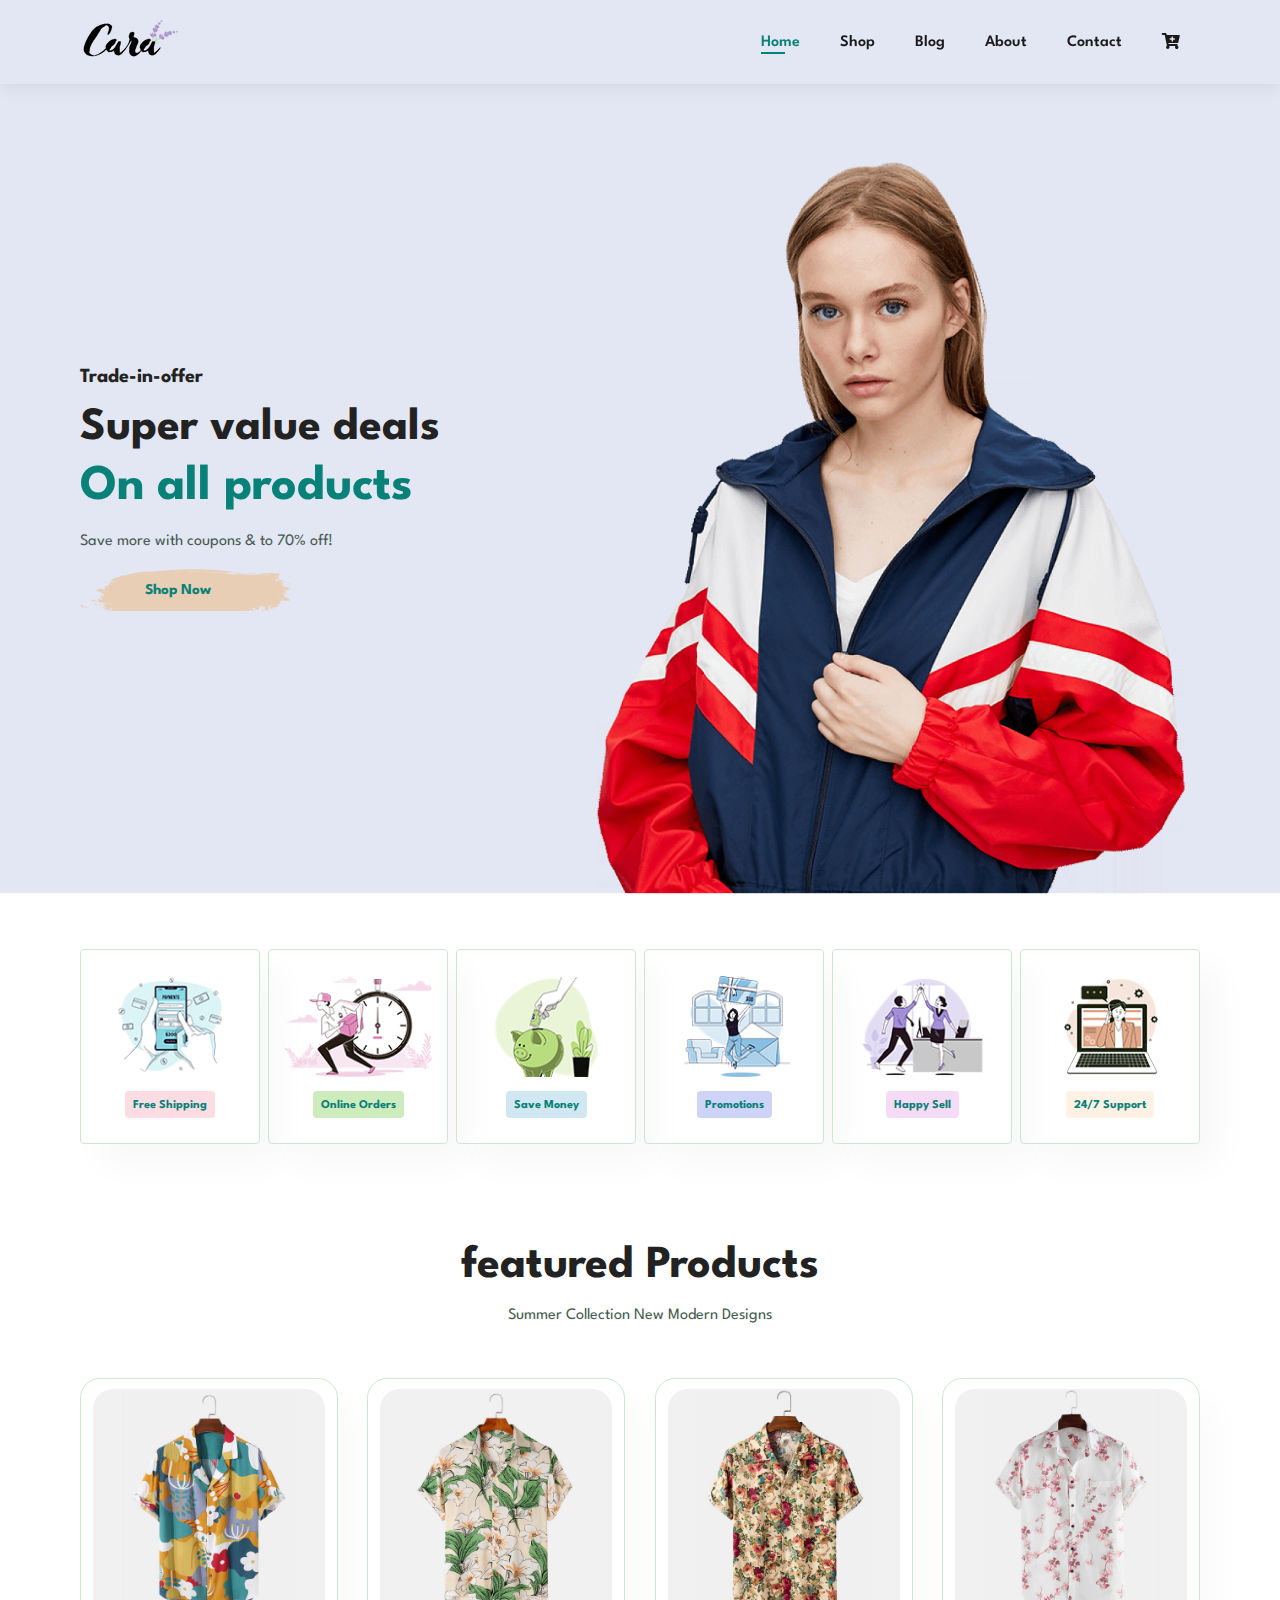
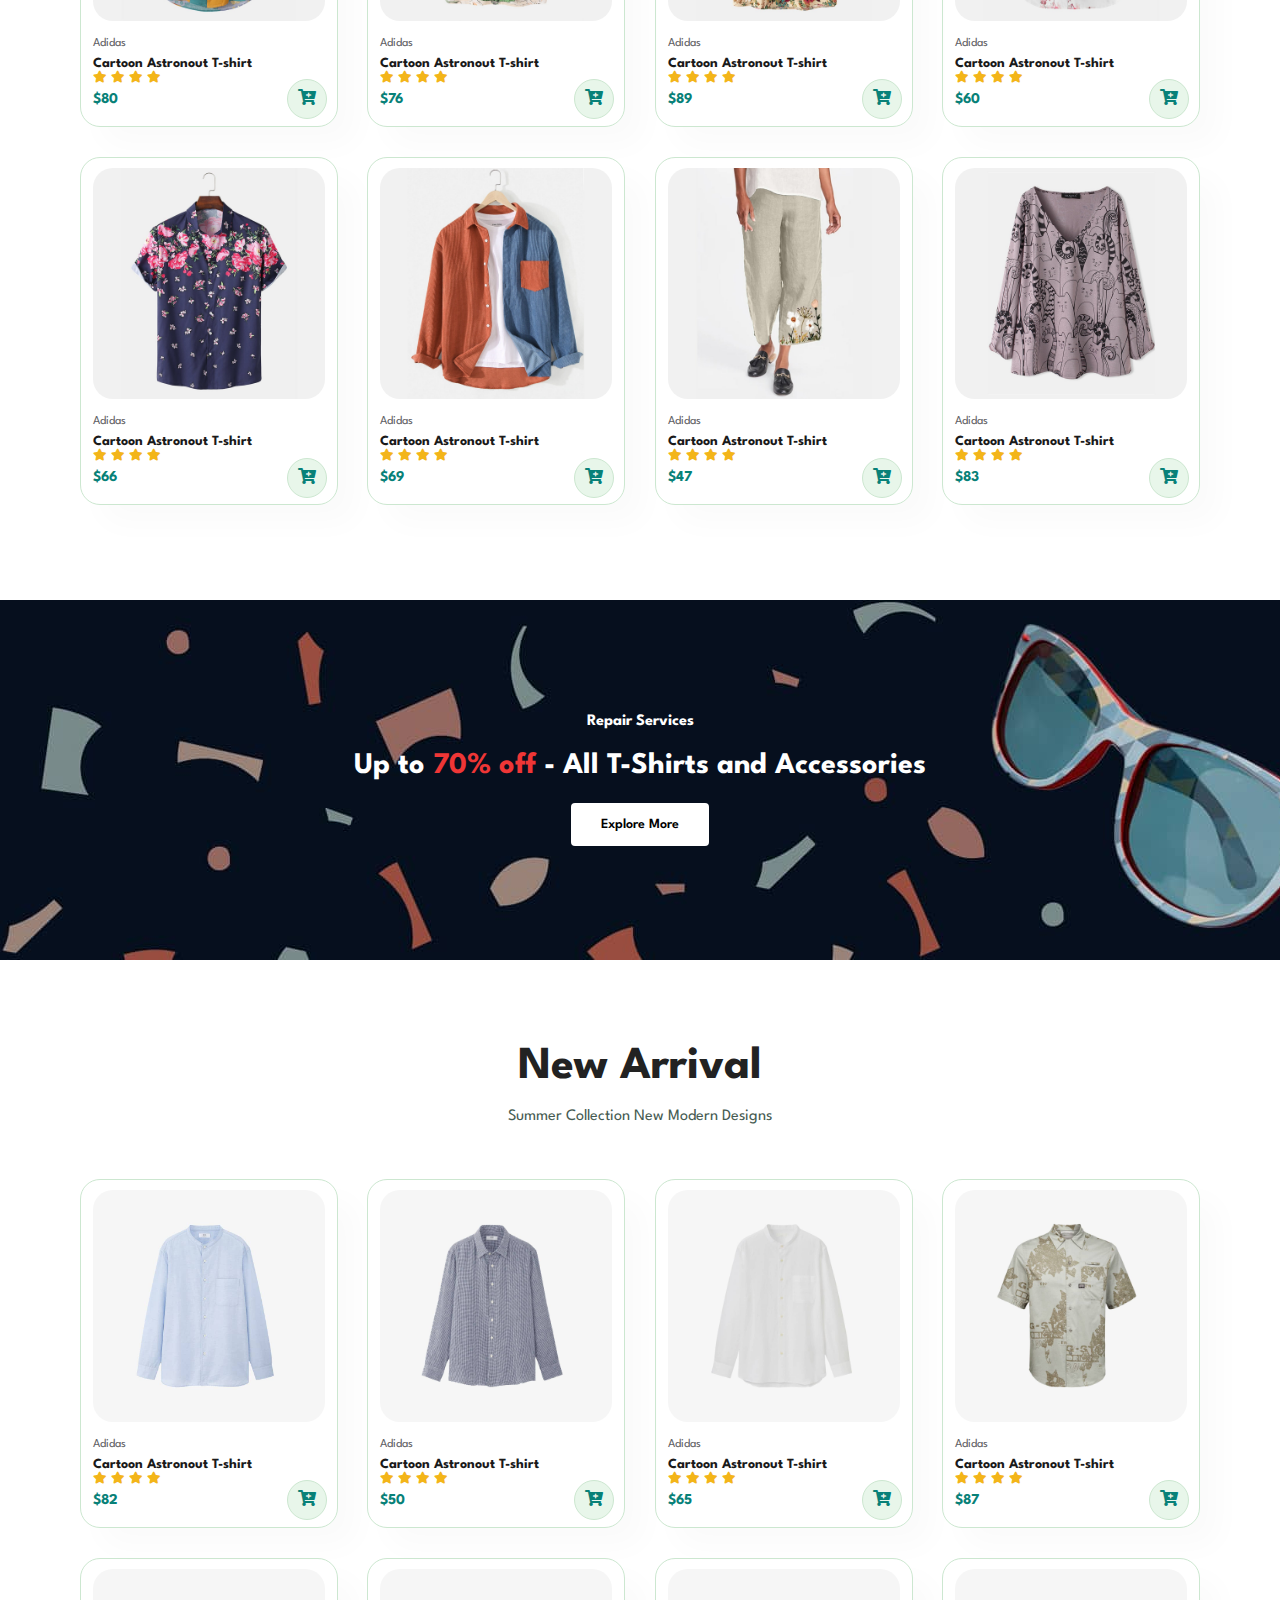
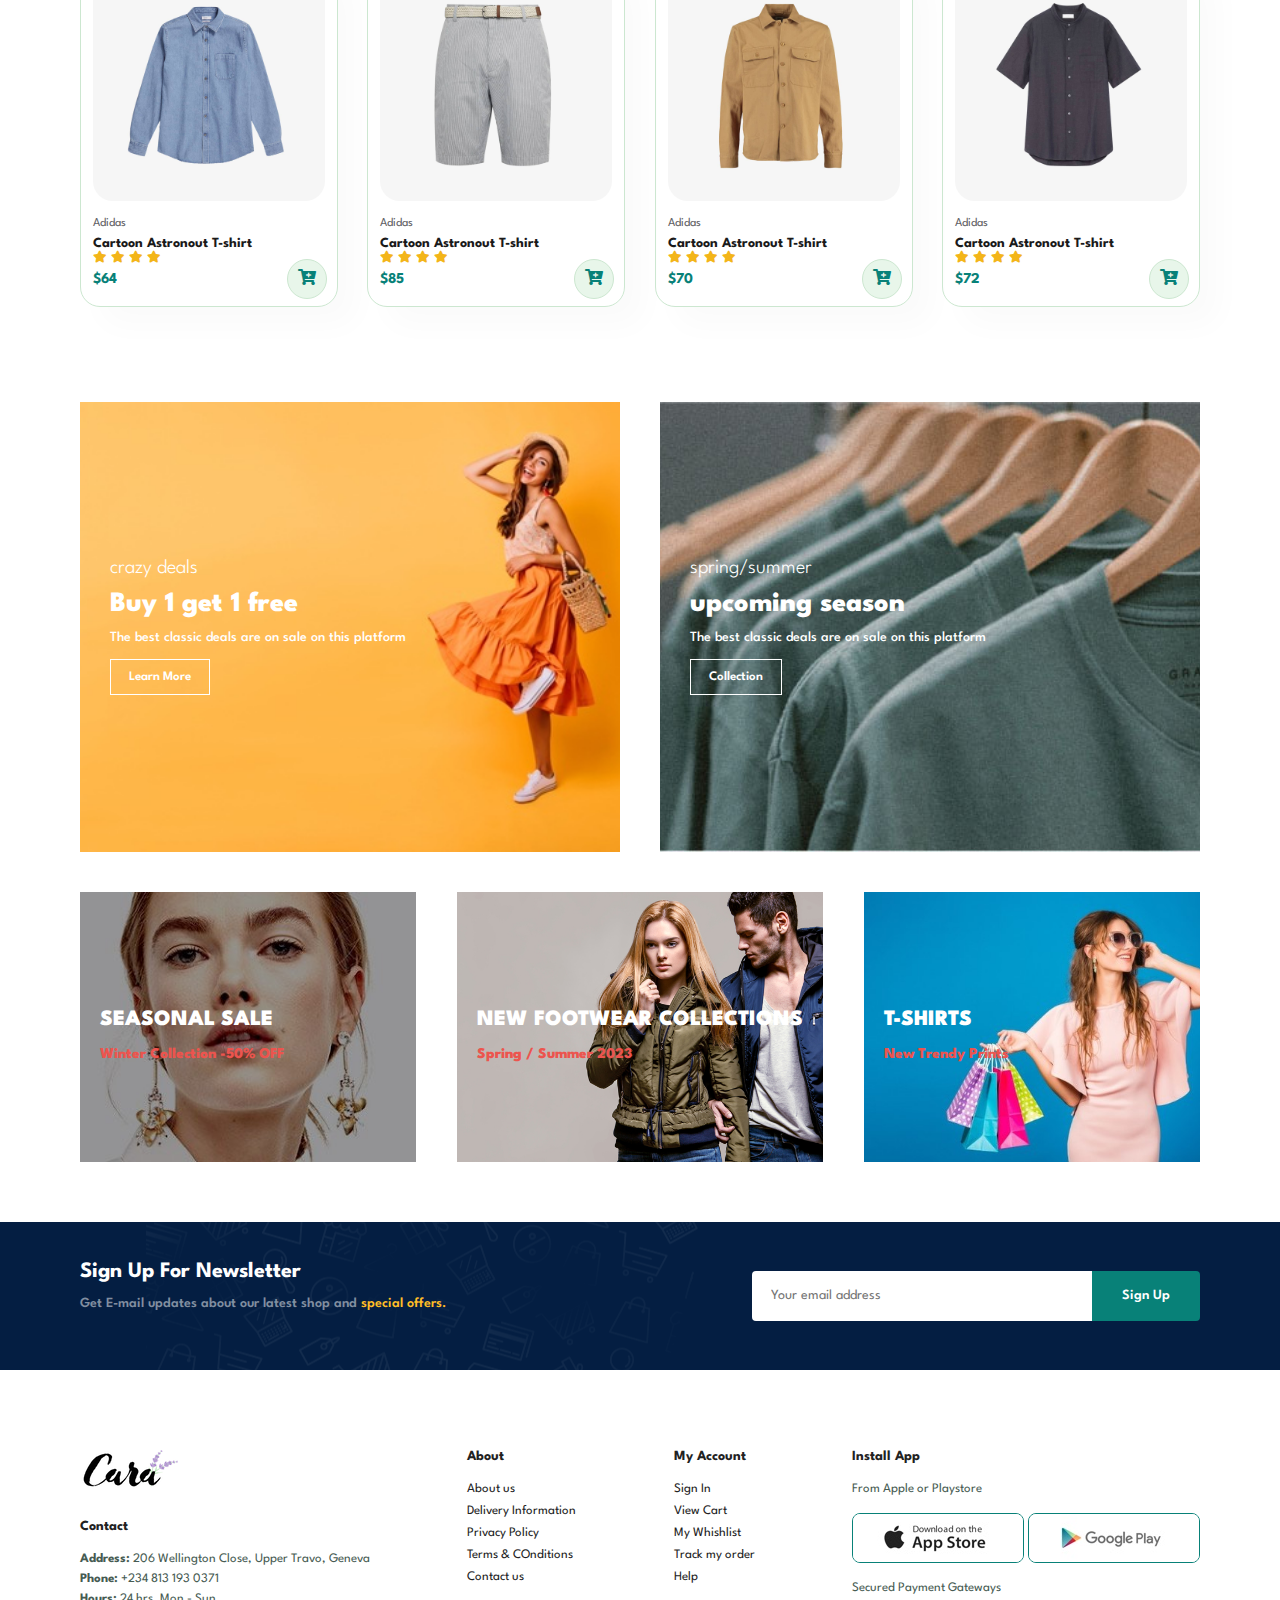
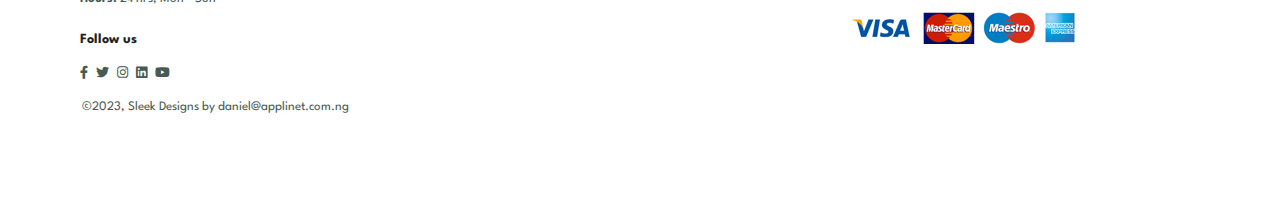
<file: index.html>
<!DOCTYPE html>
<html lang="en">

    <head>
        <meta charset="UTF-8">
        <meta http-equiv="X-UA-Compatible" content="IE=edge">
        <meta name="viewport" content="width=device-width, initial-scale=1.0">
        <title>Flexy-Buy</title>
    <link href="https://cdnjs.cloudflare.com/ajax/libs/font-awesome/5.15.0/css/all.min.css" rel="stylesheet">
        <link rel="stylesheet" href="style.css">
    </head>

    <body>
        <section id="header">
            <a href="#">
                <img src="img/logo.png" alt="logo" class="logo" >
            </a>
            <div>
                <ul id="navbar" >
                    <li><a class="active" href="index.html">Home</a></li>
                    <li><a href="shop.html">Shop</a></li>
                    <li><a href="blog.html">Blog</a></li>
                    <li><a href="about.html">About</a></li>
                    <li><a href="contact.html">Contact</a></li>
                    <li id="lg-bag"><a href="cart.html"><i class="fa fa-cart-plus"></i></a></li>
                    <a href="cart.html" id="close"><i class="fa fa-times"></i></a>
                </ul>
            </div>
            <div id="mobile">
            <a href="cart.html"><i class="fa fa-cart-plus"></i></a>
                <i id="bar" class="fas fa-outdent"></i>
            </div>
        </section>

        <section id="hero">
            <h4>Trade-in-offer</h4>
            <h2>Super value deals</h2>
            <h1>On all products</h1>
            <p>Save more with coupons & <span class="hero-text">to 70% off!</span> </p>
            <button type="button">Shop Now</button>
        </section>

        <section id="feature" class="section-p1">
            <div class="fe-box">
                <img src="img/features/f1.png" alt="pics">
                <h6>Free Shipping</h6>
            </div>
            <div class="fe-box">
                <img src="img/features/f2.png" alt="pics">
                <h6>Online Orders</h6>
            </div>
            <div class="fe-box">
                <img src="img/features/f3.png" alt="pics">
                <h6>Save Money</h6>
            </div>
            <div class="fe-box">
                <img src="img/features/f4.png" alt="pics">
                <h6>Promotions</h6>
            </div>
            <div class="fe-box">
                <img src="img/features/f5.png" alt="pics">
                <h6>Happy Sell</h6>
            </div>
             <div class="fe-box">
                <img src="img/features/f6.png" alt="pics">
                <h6>24/7 Support</h6>
            </div>
        </section>
        
        <section class="section-p1" id="product1">
            <h2>featured Products</h2>
            <p>Summer Collection New Modern Designs</p>
            <div class="pro-container">
                <div class="pro">
                   <a href="sproduct.html"> <img src="img/products/f1.jpg" alt="pics" ></a>
                    <div class="des">
                        <span>Adidas</span>
                        <h5>Cartoon Astronout T-shirt</h5>
                        <div class="star">
                            <i class="fas fa-star"></i>
                            <i class="fas fa-star"></i>
                            <i class="fas fa-star"></i>
                            <i class="fas fa-star"></i>
                        </div>
                        <h4 id="price">$80</h4>
                    </div>
                    <a href="" class="cart"><i class="fa fa-cart-plus" ></i></a>
                </div>
                <div class="pro">
                    <a href="sproduct.html"> <img src="img/products/f2.jpg" alt="pics" ></a>
                    <div class="des">
                        <span>Adidas</span>
                        <h5>Cartoon Astronout T-shirt</h5>
                        <div class="star">
                            <i class="fas fa-star"></i>
                            <i class="fas fa-star"></i>
                            <i class="fas fa-star"></i>
                            <i class="fas fa-star"></i>
                        </div>
                        <h4 id="price">$76</h4>
                    </div>
                    <a href="" class="cart"><i class="fa fa-cart-plus" ></i></a>
                </div>
                <div class="pro">
                    <a href="sproduct.html"> <img src="img/products/f3.jpg" alt="pics" ></a>
                    <div class="des">
                        <span>Adidas</span>
                        <h5>Cartoon Astronout T-shirt</h5>
                        <div class="star">
                            <i class="fas fa-star"></i>
                            <i class="fas fa-star"></i>
                            <i class="fas fa-star"></i>
                            <i class="fas fa-star"></i>
                        </div>
                        <h4 id="price">$89</h4>
                    </div>
                    <a href="" class="cart"><i class="fa fa-cart-plus" ></i></a>
                </div>
                <div class="pro">
                    <a href="sproduct.html"> <img src="img/products/f4.jpg" alt="pics" ></a>
                    <div class="des">
                        <span>Adidas</span>
                        <h5>Cartoon Astronout T-shirt</h5>
                        <div class="star">
                            <i class="fas fa-star"></i>
                            <i class="fas fa-star"></i>
                            <i class="fas fa-star"></i>
                            <i class="fas fa-star"></i>
                        </div>
                        <h4 id="price">$60</h4>
                    </div>
                    <a href="" class="cart"><i class="fa fa-cart-plus" ></i></a>
                </div>
                <div class="pro">
                    <a href="sproduct.html"> <img src="img/products/f5.jpg" alt="pics" ></a>
                    <div class="des">
                        <span>Adidas</span>
                        <h5>Cartoon Astronout T-shirt</h5>
                        <div class="star">
                            <i class="fas fa-star"></i>
                            <i class="fas fa-star"></i>
                            <i class="fas fa-star"></i>
                            <i class="fas fa-star"></i>
                        </div>
                        <h4 id="price">$66</h4>
                    </div>
                    <a href="" class="cart"><i class="fa fa-cart-plus" ></i></a>
                </div>
                <div class="pro">
                    <a href="sproduct.html"> <img src="img/products/f6.jpg" alt="pics" ></a>
                    <div class="des">
                        <span>Adidas</span>
                        <h5>Cartoon Astronout T-shirt</h5>
                        <div class="star">
                            <i class="fas fa-star"></i>
                            <i class="fas fa-star"></i>
                            <i class="fas fa-star"></i>
                            <i class="fas fa-star"></i>
                        </div>
                        <h4 id="price">$69</h4>
                    </div>
                    <a href="" class="cart"><i class="fa fa-cart-plus" ></i></a>
                </div>
                <div class="pro">
                    <a href="sproduct.html"> <img src="img/products/f7.jpg" alt="pics" ></a>
                    <div class="des">
                        <span>Adidas</span>
                        <h5>Cartoon Astronout T-shirt</h5>
                        <div class="star">
                            <i class="fas fa-star"></i>
                            <i class="fas fa-star"></i>
                            <i class="fas fa-star"></i>
                            <i class="fas fa-star"></i>
                        </div>
                        <h4 id="price">$47</h4>
                    </div>
                    <a href="" class="cart"><i class="fa fa-cart-plus" ></i></a>
                </div>
                <div class="pro">
                    <a href="sproduct.html"> <img src="img/products/f8.jpg" alt="pics" ></a>
                    <div class="des">
                        <span>Adidas</span>
                        <h5>Cartoon Astronout T-shirt</h5>
                        <div class="star">
                            <i class="fas fa-star"></i>
                            <i class="fas fa-star"></i>
                            <i class="fas fa-star"></i>
                            <i class="fas fa-star"></i>
                        </div>
                        <h4 id="price">$83</h4>
                    </div>
                    <a href="" class="cart"><i class="fa fa-cart-plus" ></i></a>
                </div>
            </div>
        </section>

        <section id="banner" class="section-m1">
            <h4>Repair Services</h4>
            <h2>Up to <span>70% off</span> - All T-Shirts and Accessories</h2>
            <button type="button" class="normal">Explore More</button>
        </section>

        <section class="section-p1" id="product1">
            <h2>New Arrival</h2>
            <p>Summer Collection New Modern Designs</p>
            <div class="pro-container">
                <div class="pro">
                    <img src="img/products/n1.jpg" alt="pics" >
                    <div class="des">
                        <span>Adidas</span>
                        <h5>Cartoon Astronout T-shirt</h5>
                        <div class="star">
                            <i class="fas fa-star"></i>
                            <i class="fas fa-star"></i>
                            <i class="fas fa-star"></i>
                            <i class="fas fa-star"></i>
                        </div>
                        <h4 id="price">$82</h4>
                    </div>
                    <a href="" class="cart"><i class="fa fa-cart-plus" ></i></a>
                </div>
                <div class="pro">
                    <img src="img/products/n2.jpg" alt="pics" >
                    <div class="des">
                        <span>Adidas</span>
                        <h5>Cartoon Astronout T-shirt</h5>
                        <div class="star">
                            <i class="fas fa-star"></i>
                            <i class="fas fa-star"></i>
                            <i class="fas fa-star"></i>
                            <i class="fas fa-star"></i>
                        </div>
                        <h4 id="price">$50</h4>
                    </div>
                    <a href="" class="cart"><i class="fa fa-cart-plus" ></i></a>
                </div>
                <div class="pro">
                    <img src="img/products/n3.jpg" alt="pics" >
                    <div class="des">
                        <span>Adidas</span>
                        <h5>Cartoon Astronout T-shirt</h5>
                        <div class="star">
                            <i class="fas fa-star"></i>
                            <i class="fas fa-star"></i>
                            <i class="fas fa-star"></i>
                            <i class="fas fa-star"></i>
                        </div>
                        <h4 id="price">$65</h4>
                    </div>
                    <a href="" class="cart"><i class="fa fa-cart-plus" ></i></a>
                </div>
                <div class="pro">
                    <img src="img/products/n4.jpg" alt="pics" >
                    <div class="des">
                        <span>Adidas</span>
                        <h5>Cartoon Astronout T-shirt</h5>
                        <div class="star">
                            <i class="fas fa-star"></i>
                            <i class="fas fa-star"></i>
                            <i class="fas fa-star"></i>
                            <i class="fas fa-star"></i>
                        </div>
                        <h4 id="price">$87</h4>
                    </div>
                    <a href="" class="cart"><i class="fa fa-cart-plus" ></i></a>
                </div>
                <div class="pro">
                    <img src="img/products/n5.jpg" alt="pics" >
                    <div class="des">
                        <span>Adidas</span>
                        <h5>Cartoon Astronout T-shirt</h5>
                        <div class="star">
                            <i class="fas fa-star"></i>
                            <i class="fas fa-star"></i>
                            <i class="fas fa-star"></i>
                            <i class="fas fa-star"></i>
                        </div>
                        <h4 id="price">$64</h4>
                    </div>
                    <a href="" class="cart"><i class="fa fa-cart-plus" ></i></a>
                </div>
                <div class="pro">
                    <img src="img/products/n6.jpg" alt="pics" >
                    <div class="des">
                        <span>Adidas</span>
                        <h5>Cartoon Astronout T-shirt</h5>
                        <div class="star">
                            <i class="fas fa-star"></i>
                            <i class="fas fa-star"></i>
                            <i class="fas fa-star"></i>
                            <i class="fas fa-star"></i>
                        </div>
                        <h4 id="price">$85</h4>
                    </div>
                    <a href="" class="cart"><i class="fa fa-cart-plus" ></i></a>
                </div>
                <div class="pro">
                    <img src="img/products/n7.jpg" alt="pics" >
                    <div class="des">
                        <span>Adidas</span>
                        <h5>Cartoon Astronout T-shirt</h5>
                        <div class="star">
                            <i class="fas fa-star"></i>
                            <i class="fas fa-star"></i>
                            <i class="fas fa-star"></i>
                            <i class="fas fa-star"></i>
                        </div>
                        <h4 id="price">$70</h4>
                    </div>
                    <a href="" class="cart"><i class="fa fa-cart-plus" ></i></a>
                </div>
                <div class="pro">
                    <img src="img/products/n8.jpg" alt="pics" >
                    <div class="des">
                        <span>Adidas</span>
                        <h5>Cartoon Astronout T-shirt</h5>
                        <div class="star">
                            <i class="fas fa-star"></i>
                            <i class="fas fa-star"></i>
                            <i class="fas fa-star"></i>
                            <i class="fas fa-star"></i>
                        </div>
                        <h4 id="price">$72</h4>
                    </div>
                    <a href="" class="cart"><i class="fa fa-cart-plus" ></i></a>
                </div>
            </div>
        </section>
   

        <section id="sm-banner" class="section-p1">
            <div class="banner-box">
                <h4>crazy deals</h4>
                <h2>Buy 1 get 1 free</h2>
                <span>The best classic deals are on sale on this platform</span>
                <button class="white">Learn More</button>
            </div>
            <div class="banner-box banner-box2">
                <h4>spring/summer</h4>
                <h2>upcoming season</h2>
                <span>The best classic deals are on sale on this platform</span>
                <button class="white">Collection</button>
            </div>
        </section>
        <section id="banner3">
            <div class="banner-box">
                <h2>SEASONAL SALE</h2>
                <h3>Winter Collection -50% OFF</h3>
            </div>
            <div class="banner-box banner-box2">
                <h2>NEW FOOTWEAR COLLECTIONS</h2>
                <h3>Spring / Summer 2023</h3>
            </div>
            <div class="banner-box  banner-box3">
                <h2>T-SHIRTS</h2>
                <h3>New Trendy Prints</h3>
            </div>
        </section>
        <section id="newsletter" class="section-p1 section-m1">
            <div class="newstext">
                <h4>Sign Up For Newsletter</h4>
                <p>Get E-mail updates about our latest shop and <span>special offers.</span></p>
            </div>
            <div class="newsform">
                <input type="text" placeholder="Your email address">
                <button class="normal">Sign Up</button>
            </div>
        </section>

        <footer class="section-p1" id="contact">
            <div class="col">
                <img class="logo" src="img/logo.png" alt="pic">
                <h4>Contact</h4>
                <p><strong>Address:</strong> 206 Wellington Close, Upper Travo, Geneva</p>
                <p><strong>Phone:</strong> +234 813 193 0371</p>
                <p><strong>Hours:</strong> 24 hrs, Mon - Sun</p>
                <div class="follow">
                    <h4>Follow us</h4>
                    <div class="icons">
                        <a href="#"><i class="fab fa-facebook-f"></i></a>
                        <a href="#"><i class="fab fa-twitter"></i></a>
                        <a href="#"><i class="fab fa-instagram"></i></a>
                        <a href="#"><i class="fab fa-linkedin"></i></a>
                        <a href="#"><i class="fab fa-youtube"></i></a>
                    </div>
                </div>
                
                    <p class="copyright">&copy;2023, Sleek Designs by daniel@applinet.com.ng</p>
                
            </div>
            <div class="col">
                <h4>About</h4>
                <a href="about.html">About us</a>
                <a href="#">Delivery Information</a>
                <a href="#">Privacy Policy</a>
                <a href="#">Terms & COnditions</a>
                <a href="contact.html">Contact us</a>
            </div>
            
            <div class="col">
                <h4>My Account</h4>
                <a href="#">Sign In</a>
                <a href="#">View Cart</a>
                <a href="#">My Whishlist</a>
                <a href="#">Track my order</a>
                <a href="#">Help</a>
            </div>
            <div class="col install">
                <h4>Install App</h4>
                <p>From Apple or Playstore</p>
                <div class="row"> 
                    <a href="https://playstore.com"><img id="pics"src="img/pay/app.jpg"  alt="pix"></a>
                    <a href="https://applestore.com"><img id="pics"src="img/pay/play.jpg" alt="pix" ></a>
                </div>
                <p>Secured Payment Gateways</p>
                <img id="pics"src="img/pay/pay.png"  alt="pix" >
               
            </div>
            
            
        </footer>
       
        <script src="script.js"></script>
    </body>

</html>
</file>
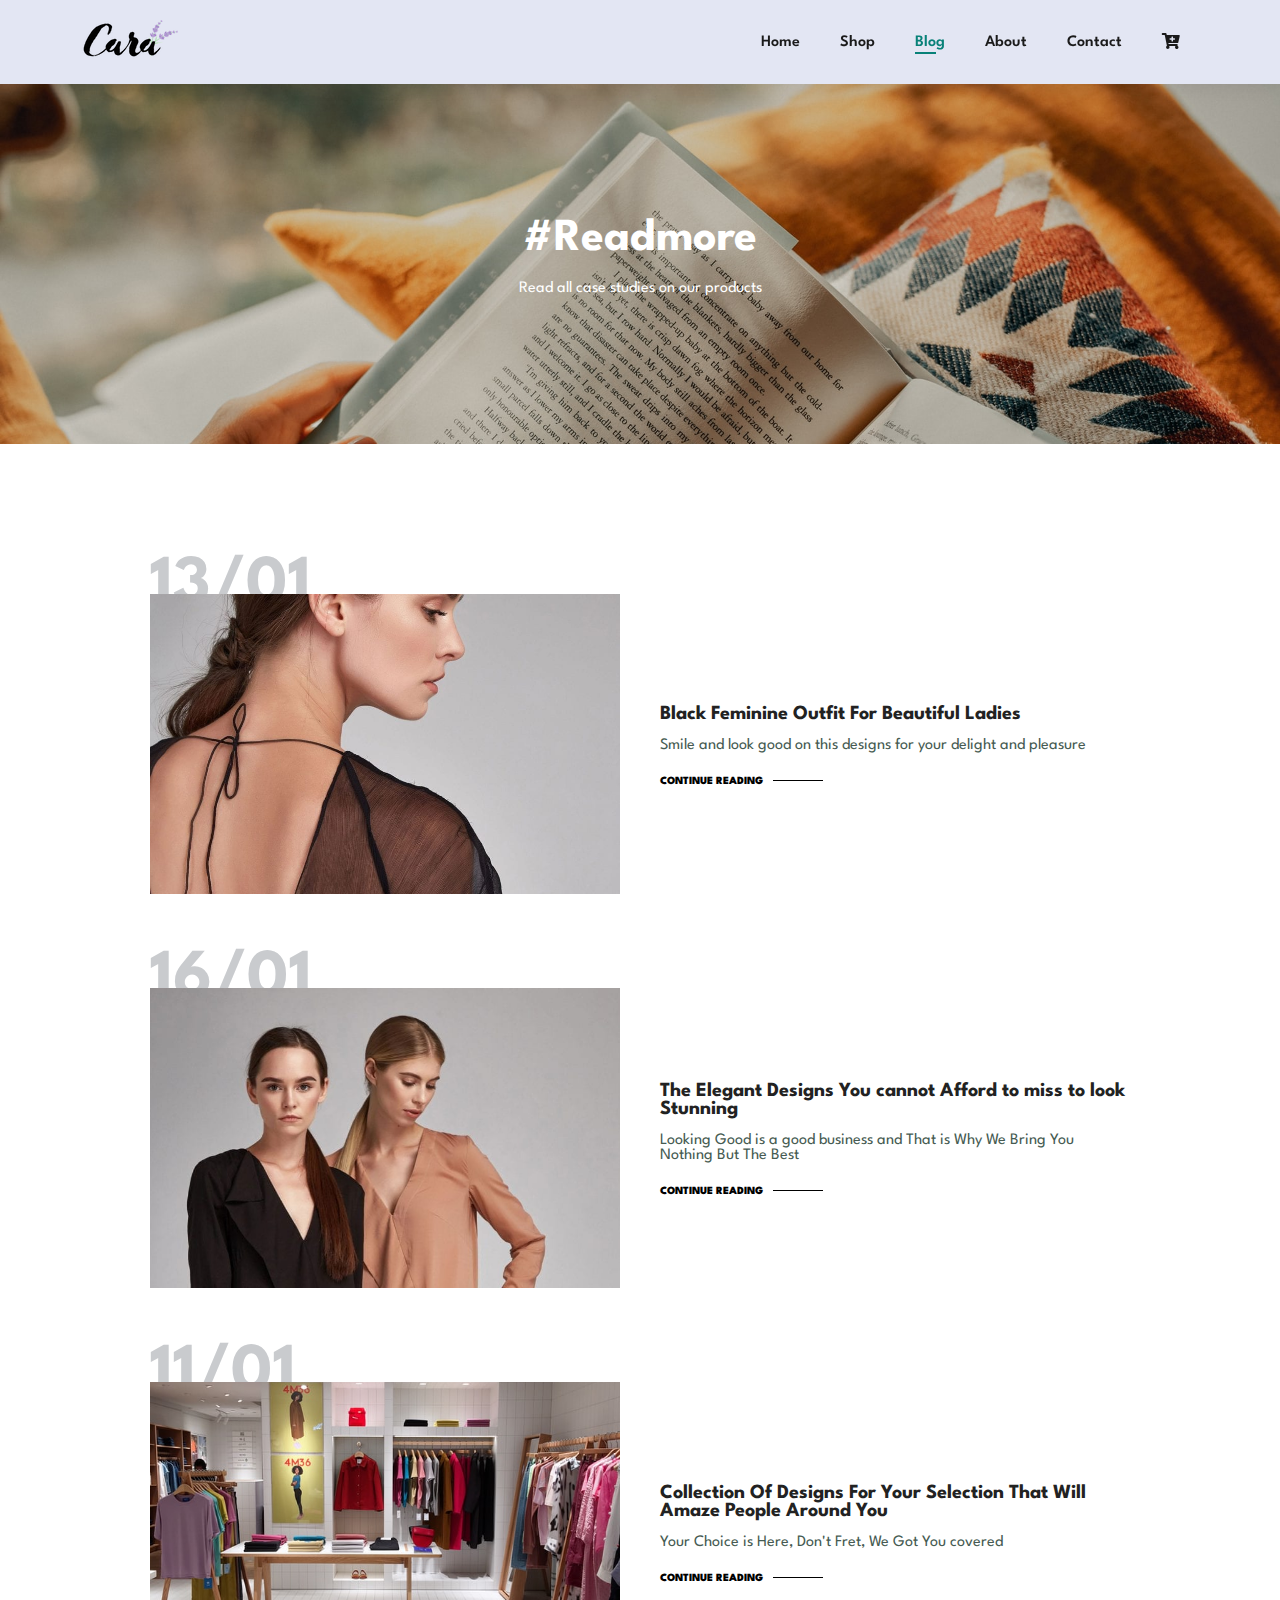
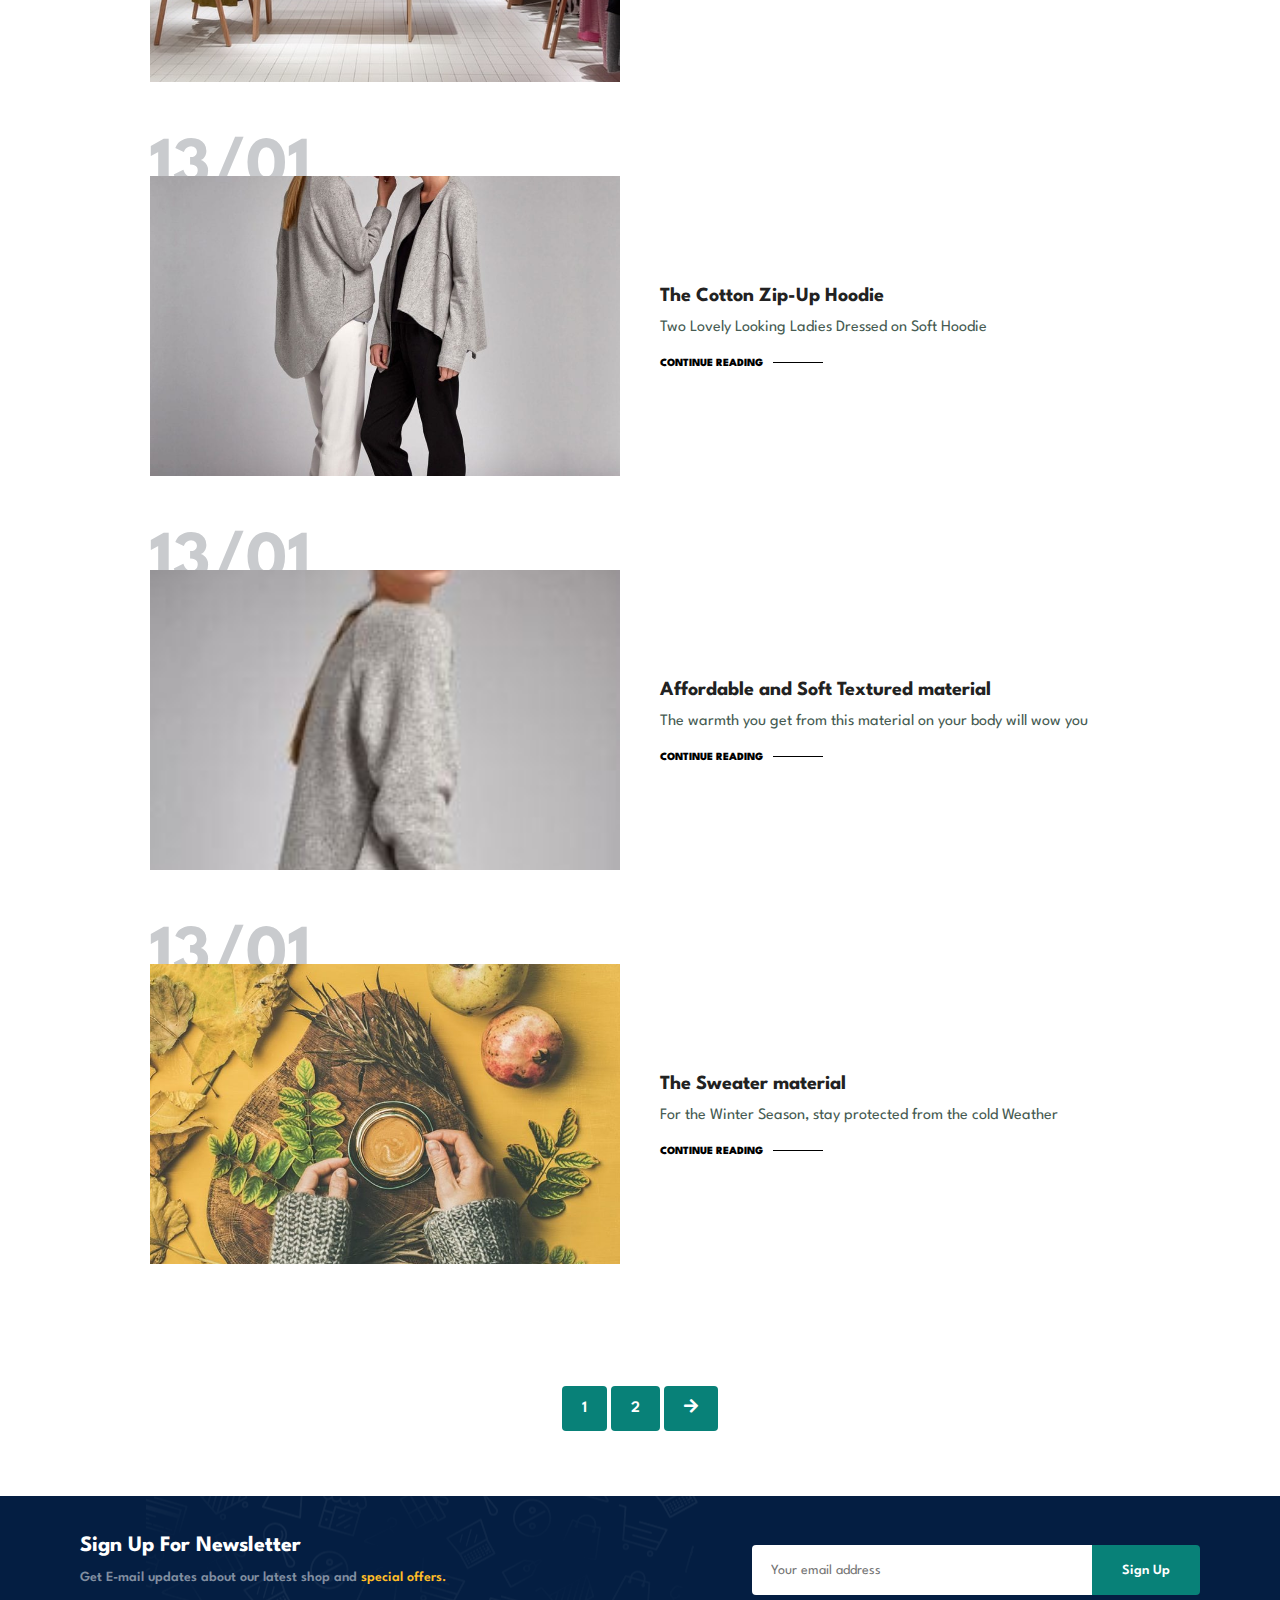
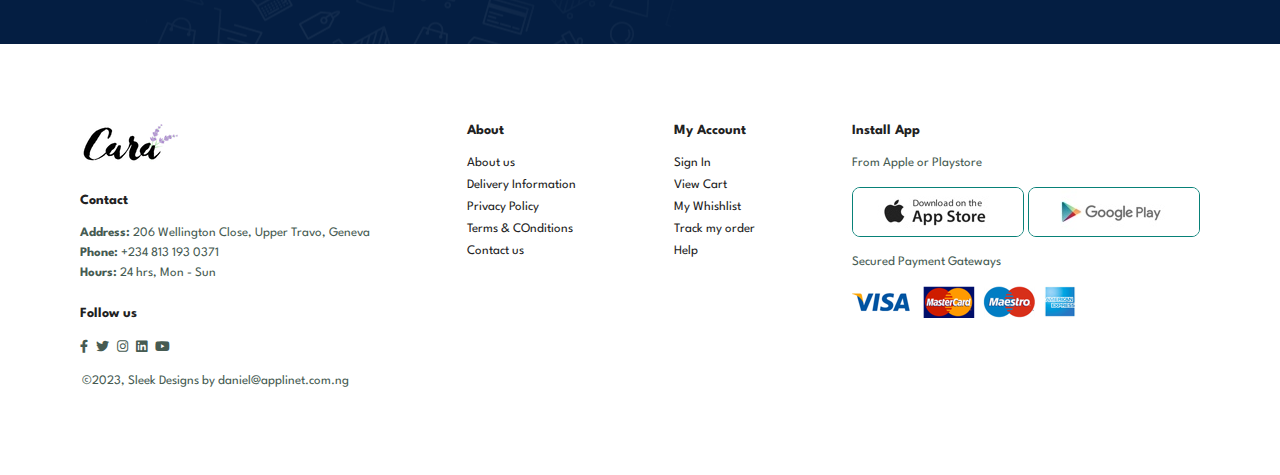
<file: blog.html>
<!DOCTYPE html>
<html lang="en">

    <head>
        <meta charset="UTF-8">
        <meta http-equiv="X-UA-Compatible" content="IE=edge">
        <meta name="viewport" content="width=device-width, initial-scale=1.0">
        <title>Flexy-Buy</title>
    <link href="https://cdnjs.cloudflare.com/ajax/libs/font-awesome/5.15.0/css/all.min.css" rel="stylesheet">
        <link rel="stylesheet" href="style.css">
    </head>

    <body>
        <section id="header">
            <a href="index.html">
                <img src="img/logo.png" alt="logo" class="logo" >
            </a>
            <div>
                <ul id="navbar" >
                    <li><a  href="index.html">Home</a></li>
                    <li><a href="shop.html">Shop</a></li>
                    <li><a class="active"  href="blog.html">Blog</a></li>
                    <li><a href="about.html">About</a></li>
                    <li><a href="contact.html">Contact</a></li>
                    <li id="lg-bag"><a href="cart.html"><i class="fa fa-cart-plus"></i></a></li>
                    <a href="cart.html" id="close"><i class="fas fa-times"></i></a>
                </ul>
            </div>
            <div id="mobile">
            <a href="cart.html"><i class="fa fa-cart-plus"></i></a>
                <i id="bar" class="fas fa-outdent"></i>
            </div>
        </section>

        <section id="page-header" class="blog-header">
       
            <h2>#Readmore</h2>
            <p>Read all case studies on our products </p>
          
        </section>
        <section id="blog">
            <div class="blog-box">
                <div class="blog-img">
                    <img src="./img/blog/b1.jpg" alt=""> 
                </div>
                <div class="blog-details">
                    <h4>Black Feminine Outfit For Beautiful Ladies </h4>
                    <p>Smile and look good on this designs for your delight and pleasure</p>
                    <a href="#">CONTINUE READING</a>
                </div>
                <h1> 13/01</h1>
            </div>
            <div class="blog-box">
                <div class="blog-img">
                    <img src="./img/blog/b2.jpg" alt=""> 
                </div>
                <div class="blog-details">
                    <h4>The Elegant Designs You cannot Afford to miss to look Stunning</h4>
                    <p>Looking Good is a good business and That is Why We Bring You Nothing But The Best</p>
                    <a href="#">CONTINUE READING</a>
                </div>
                <h1> 16/01</h1>
            </div>
            <div class="blog-box">
                <div class="blog-img">
                    <img src="./img/blog/b3.jpg" alt=""> 
                </div>
                <div class="blog-details">
                    <h4>Collection Of Designs For Your Selection That Will Amaze People Around You </h4>
                    <p>Your Choice is Here, Don't Fret, We Got You covered</p>
                    <a href="#">CONTINUE READING</a>
                </div>
                <h1> 11/01</h1>
            </div>
            <div class="blog-box">
                <div class="blog-img">
                    <img src="./img/blog/b4.jpg" alt=""> 
                </div>
                <div class="blog-details">
                    <h4>The Cotton Zip-Up Hoodie</h4>
                    <p>Two Lovely Looking Ladies Dressed on Soft Hoodie</p>
                    <a href="#">CONTINUE READING</a>
                </div>
                <h1> 13/01</h1>
            </div>
            <div class="blog-box">
                <div class="blog-img">
                    <img src="./img/blog/b5.jpg" alt=""> 
                </div>
                <div class="blog-details">
                    <h4>Affordable and Soft Textured material</h4>
                    <p>The warmth you get from this material on your body will wow you</p>
                    <a href="#">CONTINUE READING</a>
                </div>
                <h1> 13/01</h1>
            </div>
            <div class="blog-box">
                <div class="blog-img">
                    <img src="./img/blog/b6.jpg" alt=""> 
                </div>
                <div class="blog-details">
                    <h4>The Sweater material</h4>
                    <p>For the Winter Season, stay protected from the cold Weather </p>
                    <a href="#">CONTINUE READING</a>
                </div>
                <h1> 13/01</h1>
            </div>
        </section>
      
        <section id="pagination" class="section-p1">
                <a href="#">1</a>
                <a href="#">2</a>
                <a href="#"><i class="fa fa-arrow-right"></i></a>
        </section>

        <section id="newsletter" class="section-p1 section-m1">
            <div class="newstext">
                <h4>Sign Up For Newsletter</h4>
                <p>Get E-mail updates about our latest shop and <span>special offers.</span></p>
            </div>
            <div class="newsform">
                <input type="text" placeholder="Your email address">
                <button class="normal">Sign Up</button>
            </div>
        </section>

        <footer class="section-p1" id="contact">
            <div class="col">
                <img class="logo" src="img/logo.png" alt="pic">
                <h4>Contact</h4>
                <p><strong>Address:</strong> 206 Wellington Close, Upper Travo, Geneva</p>
                <p><strong>Phone:</strong> +234 813 193 0371</p>
                <p><strong>Hours:</strong> 24 hrs, Mon - Sun</p>
                <div class="follow">
                    <h4>Follow us</h4>
                    <div class="icons">
                        <a href="#"><i class="fab fa-facebook-f"></i></a>
                        <a href="#"><i class="fab fa-twitter"></i></a>
                        <a href="#"><i class="fab fa-instagram"></i></a>
                        <a href="#"><i class="fab fa-linkedin"></i></a>
                        <a href="#"><i class="fab fa-youtube"></i></a>
                    </div>
                </div>
                
                    <p class="copyright">&copy;2023, Sleek Designs by daniel@applinet.com.ng</p>
                
            </div>
            <div class="col">
                <h4>About</h4>
                <a href="about.html">About us</a>
                <a href="#">Delivery Information</a>
                <a href="#">Privacy Policy</a>
                <a href="#">Terms & COnditions</a>
                <a href="contact.html">Contact us</a>
            </div>
            
            <div class="col">
                <h4>My Account</h4>
                <a href="#">Sign In</a>
                <a href="#">View Cart</a>
                <a href="#">My Whishlist</a>
                <a href="#">Track my order</a>
                <a href="#">Help</a>
            </div>
            <div class="col install">
                <h4>Install App</h4>
                <p>From Apple or Playstore</p>
                <div class="row"> 
                    <a href="https://playstore.com"><img id="pics"src="img/pay/app.jpg"  alt="pix"></a>
                    <a href="https://applestore.com"><img id="pics"src="img/pay/play.jpg" alt="pix" ></a>
                </div>
                <p>Secured Payment Gateways</p>
                <img id="pics"src="img/pay/pay.png"  alt="pix" >
               
            </div>
            
            
        </footer>
       
        <script src="script.js"></script>
    </body>

</html>
</file>
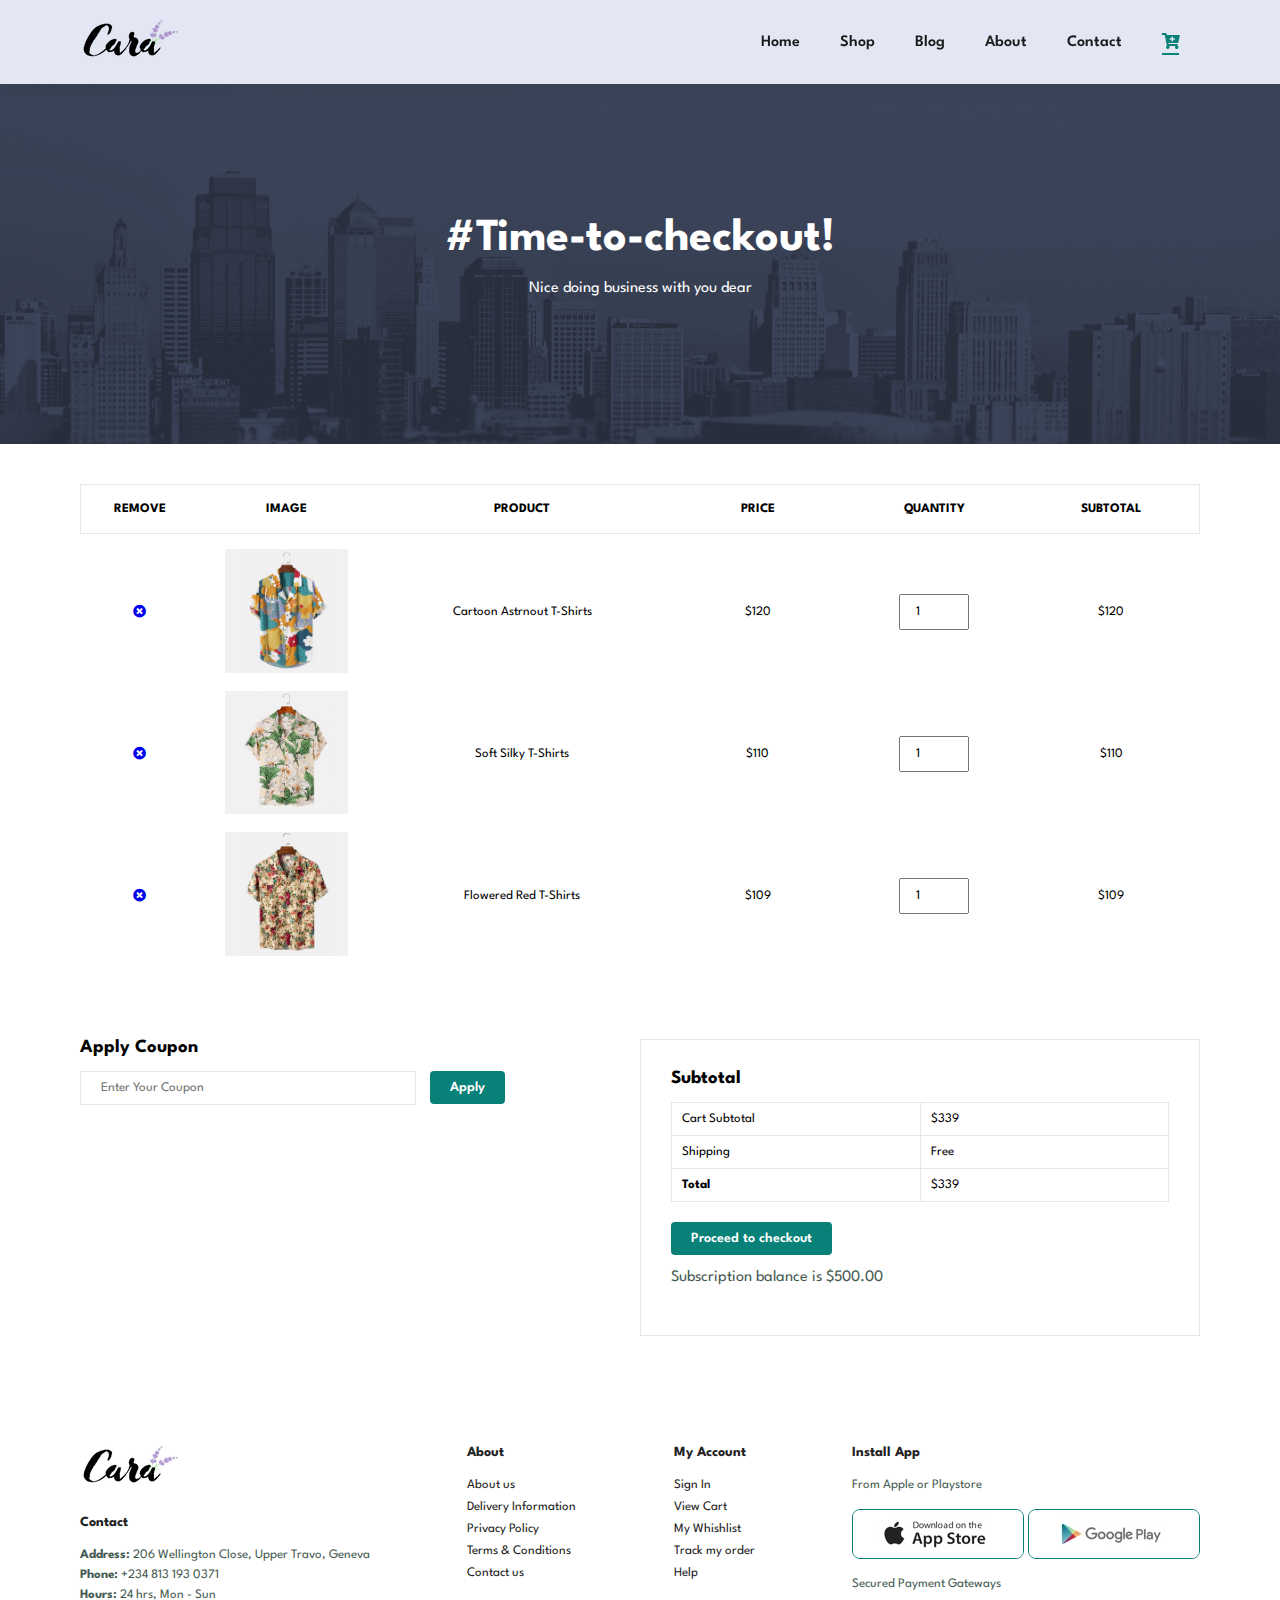
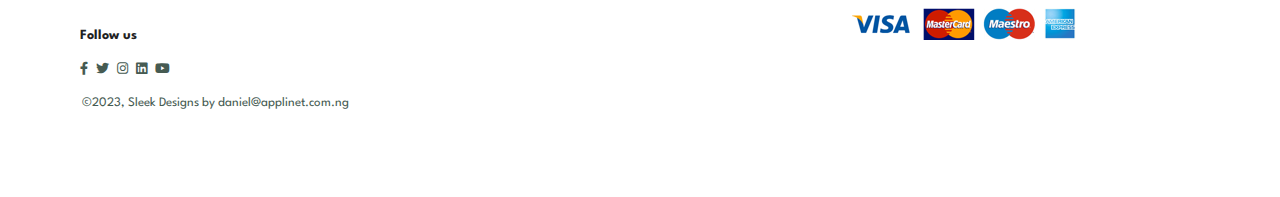
<file: cart.html>
<!DOCTYPE html>
<html lang="en">

    <head>
        <meta charset="UTF-8">
        <meta http-equiv="X-UA-Compatible" content="IE=edge">
        <meta name="viewport" content="width=device-width, initial-scale=1.0">
        <title>Flexy-Buy</title>
    <link href="https://cdnjs.cloudflare.com/ajax/libs/font-awesome/5.15.0/css/all.min.css" rel="stylesheet">
        <link rel="stylesheet" href="style.css">
    </head>

    <body>
        <section id="header">
            <a href="index.html">
                <img src="img/logo.png" alt="logo" class="logo" >
            </a>
            <div>
                <ul id="navbar" >
                    <li><a href="index.html">Home</a></li>
                    <li><a href="shop.html">Shop</a></li>
                    <li><a href="blog.html">Blog</a></li>
                    <li><a href="about.html">About</a></li>
                    <li><a  href="contact.html">Contact</a></li>
                    <li id="lg-bag" ><a href="cart.html" class="active"><i class="fa fa-cart-plus"></i></a></li>
                    <a href="cart.html" id="close"><i class="fas fa-times"></i></a>
                </ul>
            </div>
            <div id="mobile">
            <a href="cart.html"><i class="fa fa-cart-plus"></i></a>
                <i id="bar" class="fas fa-outdent"></i>
            </div>
        </section>

        <section id="page-header" class="about-header">
       
            <h2>#Time-to-checkout!</h2>
            <p>Nice doing business with you dear </p>
          
        </section>
        <section id="cart" class="section-p1">
            <table width="100%">
              <thead>
                <tr>
                  <td>Remove</td>
                  <td>Image</td>
                  <td>Product</td>
                  <td>Price</td>
                  <td>Quantity</td>
                  <td>Subtotal</td>
                </tr>
              </thead>
              <tbody>
                <tr>
                  <td><a href="#"><i class="fa fa-times-circle"></i></a></td>
                  <td><img src="img/products/f1.jpg" alt="" ></td>
                  <td>Cartoon Astrnout T-Shirts</td>
                  <td>$120</td>
                  <td><input type="number" value="1"></td>
                  <td id="subtotall">$120</td>
                </tr>
                <tr>
                  <td><a href="#"><i class="fa fa-times-circle"></i></a></td>
                  <td><img src="img/products/f2.jpg" alt="" ></td>
                  <td>Soft Silky T-Shirts</td>
                  <td>$110</td>
                  <td><input type="number" value="1"></td>
                  <td id="subtotall">$110</td>
                </tr>
                <tr>
                  <td><a href="#"><i class="fa fa-times-circle"></i></a></td>
                  <td><img src="img/products/f3.jpg" alt="" ></td>
                  <td>Flowered Red T-Shirts</td>
                  <td>$109</td>
                  <td><input type="number" value="1"></td>
                  <td id="subtotall">$109</td>
                </tr>
              </tbody>
            </table>
        </section>
        <section id="cart-add" class="section-p1">
          <div id="coupon">
              <h3>Apply Coupon</h3>
              <div>
                <input type="text" placeholder="Enter Your Coupon">
                <button class="normal">Apply</button>
              </div>
          </div>
          <div id="subtotal">
            <h3>Subtotal</h3>
            <table>
              <tr>
                <td>Cart Subtotal</td>
                <td id="subtotall">$339</td>
              </tr>
              <tr>
                <td>Shipping</td>
                <td>Free</td>
              </tr>
              <tr>
                <td><strong>Total</strong></td>
                <td id="subtotall">$339</td>
              </tr>
            </table>
            <button class="normal" id="proceed-to-checkout" onclick="checkout()">Proceed to checkout</button>
            <p id="balance"> Subscription balance is <span>$500.00</span></p>
          </div>
        </section>

        <footer class="section-p1" id="contact">
            <div class="col">
                <img class="logo" src="img/logo.png" alt="pic">
                <h4>Contact</h4>
                <p><strong>Address:</strong> 206 Wellington Close, Upper Travo, Geneva</p>
                <p><strong>Phone:</strong> +234 813 193 0371</p>
                <p><strong>Hours:</strong> 24 hrs, Mon - Sun</p>
                <div class="follow">
                    <h4>Follow us</h4>
                    <div class="icons">
                        <a href="#"><i class="fab fa-facebook-f"></i></a>
                        <a href="#"><i class="fab fa-twitter"></i></a>
                        <a href="#"><i class="fab fa-instagram"></i></a>
                        <a href="#"><i class="fab fa-linkedin"></i></a>
                        <a href="#"><i class="fab fa-youtube"></i></a>
                    </div>
                </div>
                
                    <p class="copyright">&copy;2023, Sleek Designs by daniel@applinet.com.ng</p>
                
            </div>
            <div class="col">
                <h4>About</h4>
                <a href="about.html">About us</a>
                <a href="#">Delivery Information</a>
                <a href="#">Privacy Policy</a>
                <a href="#">Terms & Conditions</a>
                <a href="contact.html">Contact us</a>
            </div>
            
            <div class="col">
                <h4>My Account</h4>
                <a href="#">Sign In</a>
                <a href="#">View Cart</a>
                <a href="#">My Whishlist</a>
                <a href="#">Track my order</a>
                <a href="#">Help</a>
            </div>
            <div class="col install">
                <h4>Install App</h4>
                <p>From Apple or Playstore</p>
                <div class="row"> 
                  <a href="https://playstore.com"><img id="pics"src="img/pay/app.jpg"  alt="pix"></a>
                  <a href="https://applestore.com"><img id="pics"src="img/pay/play.jpg" alt="pix" ></a>
                </div>
                <p>Secured Payment Gateways</p>
                <img id="pics"src="img/pay/pay.png"  alt="pix" >
               
            </div>
            
            
        </footer>
       
        <script src="script.js"></script>
    </body>

</html>
</file>
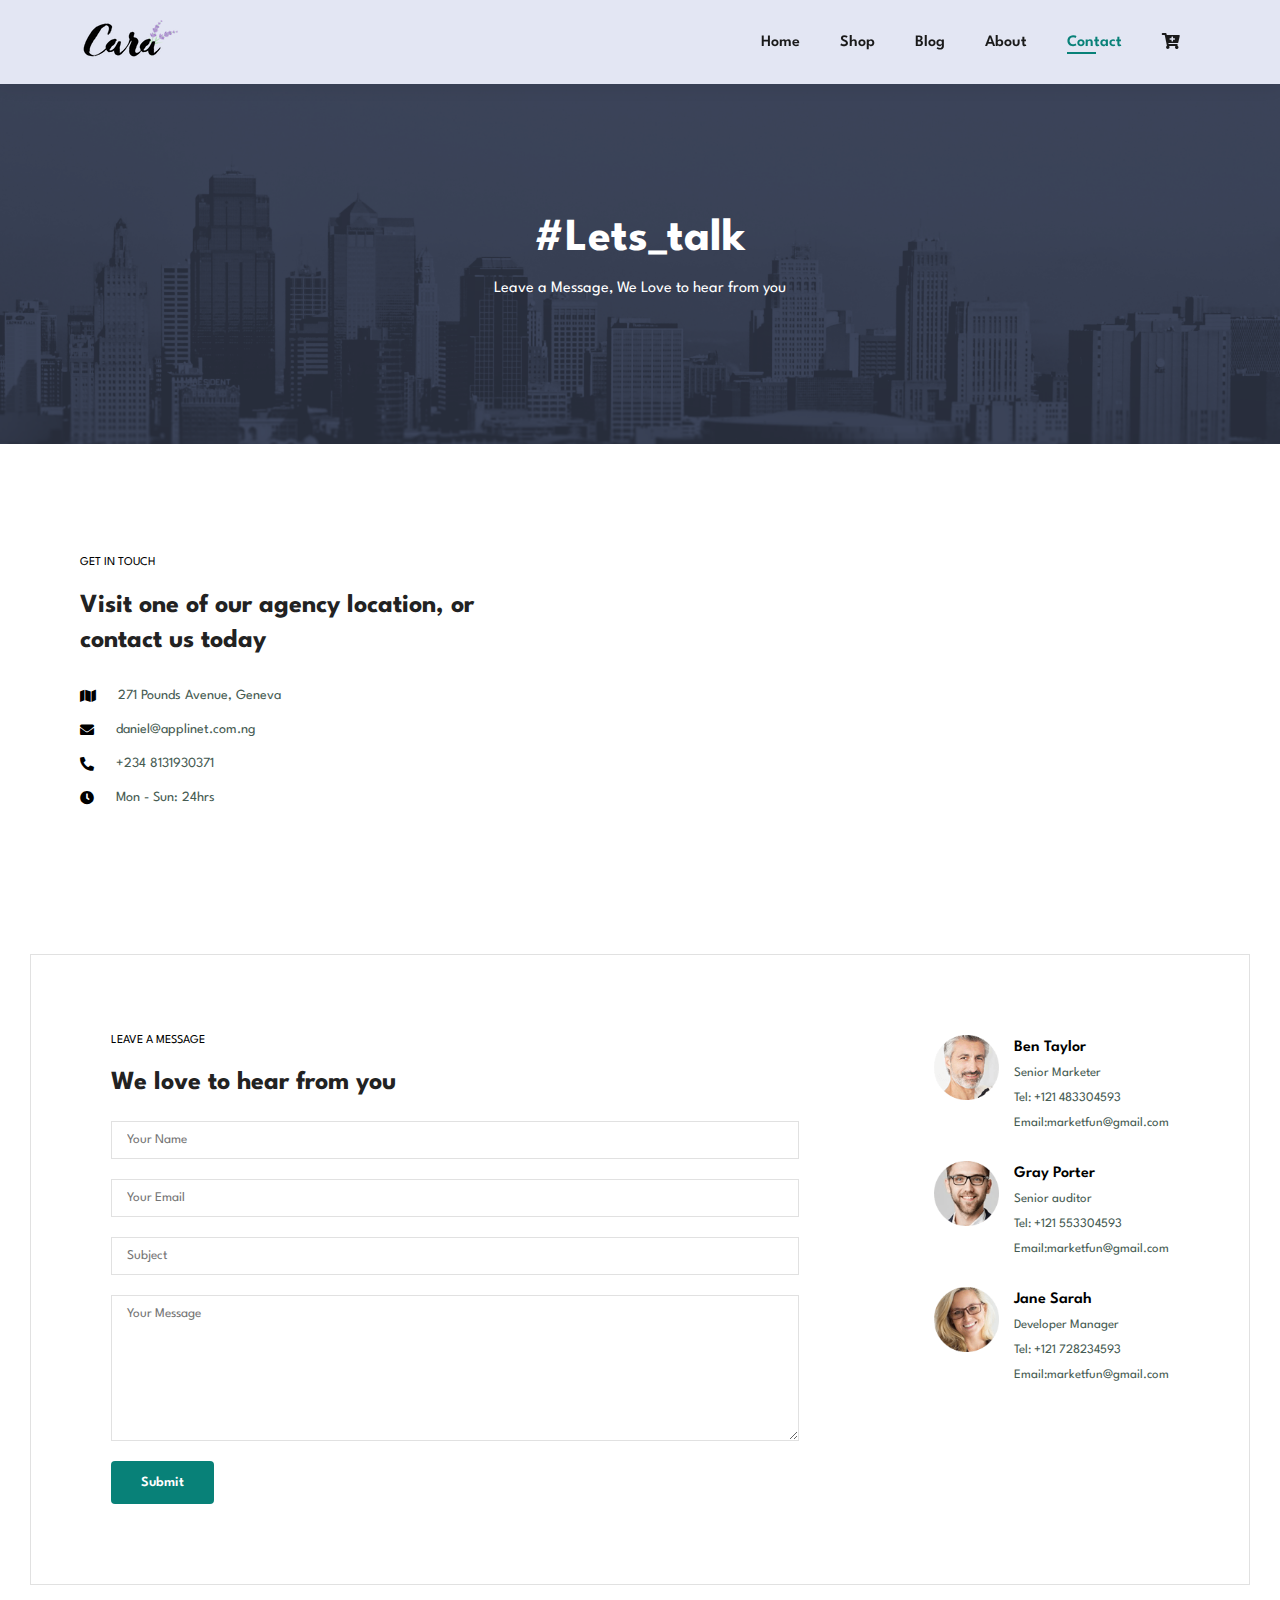
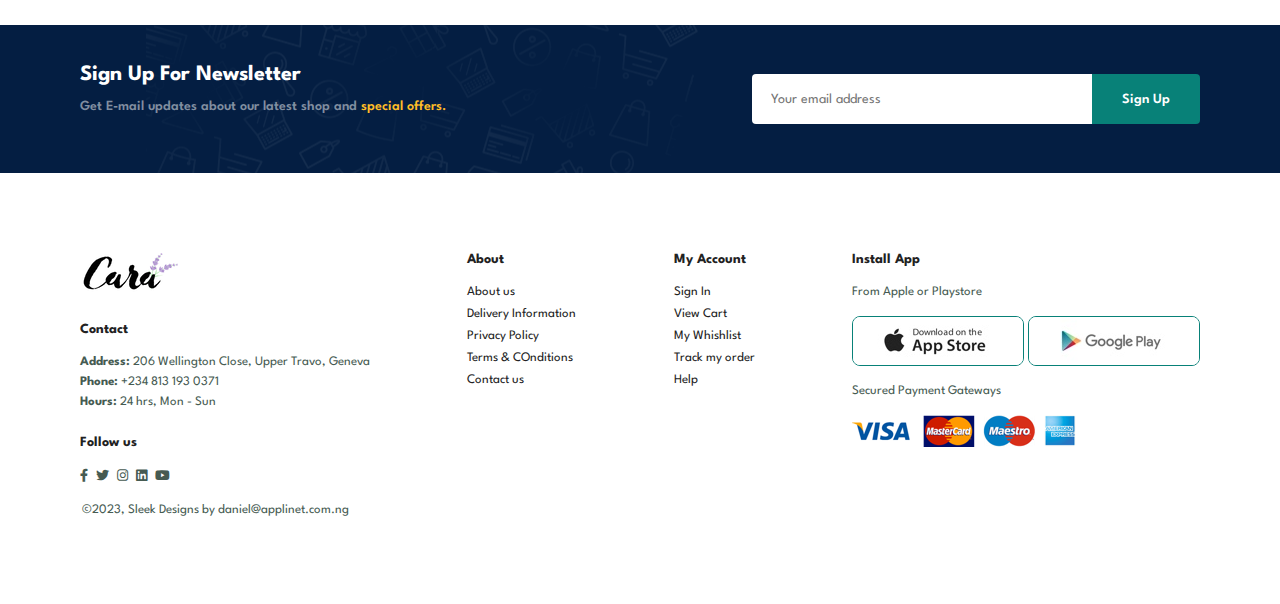
<file: contact.html>
<!DOCTYPE html>
<html lang="en">

    <head>
        <meta charset="UTF-8">
        <meta http-equiv="X-UA-Compatible" content="IE=edge">
        <meta name="viewport" content="width=device-width, initial-scale=1.0">
        <title>Flexy-Buy</title>
    <link href="https://cdnjs.cloudflare.com/ajax/libs/font-awesome/5.15.0/css/all.min.css" rel="stylesheet">
        <link rel="stylesheet" href="style.css">
    </head>

    <body>
        <section id="header">
            <a href="index.html">
                <img src="img/logo.png" alt="logo" class="logo" >
            </a>
            <div>
                <ul id="navbar" >
                    <li><a href="index.html">Home</a></li>
                    <li><a href="shop.html">Shop</a></li>
                    <li><a href="blog.html">Blog</a></li>
                    <li><a href="about.html">About</a></li>
                    <li><a class="active" href="contact.html">Contact</a></li>
                    <li id="lg-bag"><a href="cart.html"><i class="fa fa-cart-plus"></i></a></li>
                    <a href="cart.html" id="close"><i class="fas fa-times"></i></a>
                </ul>
            </div>
            <div id="mobile">
            <a href="cart.html"><i class="fa fa-cart-plus"></i></a>
                <i id="bar" class="fas fa-outdent"></i>
            </div>
        </section>

        <section id="page-header" class="about-header">
       
            <h2>#Lets_talk</h2>
            <p>Leave a Message, We Love to hear from you </p>
          
        </section>
        <section id="contact-details" class="section-p1">
            <div class="details">
                <span>GET IN TOUCH</span>
                <h2>Visit one of our agency location, or contact us today</h2>
                <div>
                    <li>
                        <i class="fas fa-map"></i>
                        <p>271 Pounds Avenue, Geneva</p>
                    </li>
                    <li>
                        <i class="fas fa-envelope"></i>
                        <p>daniel@applinet.com.ng</p>
                    </li>
                    <li>
                        <i class="fas fa-phone-alt"></i>
                        <p>+234 8131930371</p>
                    </li>
                    <li>
                        <i class="fas fa-clock"></i>
                        <p>Mon - Sun: 24hrs</p>
                    </li>
                </div>
            </div>
            <div class="map">
                <iframe src="https://www.google.com/maps/embed?pb=!1m18!1m12!1m3!1d15857.958026834473!2d3.4445542387775796!3d6.459494268125673!2m3!1f0!2f0!3f0!3m2!1i1024!2i768!4f13.1!3m3!1m2!1s0x103bf4f359e067ad%3A0xa08df7cee2d4046c!2sBanana%20Island%20106104%2C%20Lekki%2C%20Lagos!5e0!3m2!1sen!2sng!4v1682121100966!5m2!1sen!2sng" width="600" height="450" style="border:0;" allowfullscreen="" loading="lazy" referrerpolicy="no-referrer-when-downgrade"></iframe>
            </div>
        </section>
        <section id="form-details">
            <form>
                <span>LEAVE A MESSAGE</span>
                <h2>We love to hear from you</h2>
                <input type="text" placeholder="Your Name" >
                <input type="text" placeholder="Your Email" >
                <input type="text" placeholder="Subject" >
                <textarea id="" cols="30" rows="10" name="" placeholder="Your Message"></textarea>
                <button class="normal">Submit</button>
            </form>
            <div class="people">
                <div>
                    <img src="img/people/1.png" alt="">
                    <p><span>Ben Taylor</span><br> Senior Marketer <br> Tel: +121 483304593<br>Email:marketfun@gmail.com</p>
                </div>
                <div>
                    <img src="img/people/2.png" alt="">
                    <p><span>Gray Porter</span><br> Senior auditor <br> Tel: +121 553304593<br>Email:marketfun@gmail.com</p>
                </div>
                <div>
                    <img src="img/people/3.png" alt="">
                    <p><span>Jane Sarah</span><br> Developer Manager <br> Tel: +121 728234593<br>Email:marketfun@gmail.com</p>
                </div>
            </div>
        </section>
        
        <section id="newsletter" class="section-p1 section-m1">
            <div class="newstext">
                <h4>Sign Up For Newsletter</h4>
                <p>Get E-mail updates about our latest shop and <span>special offers.</span></p>
            </div>
            <div class="newsform">
                <input type="text" placeholder="Your email address">
                <button class="normal">Sign Up</button>
            </div>
        </section>

        <footer class="section-p1" id="contact">
            <div class="col">
                <img class="logo" src="img/logo.png" alt="pic">
                <h4>Contact</h4>
                <p><strong>Address:</strong> 206 Wellington Close, Upper Travo, Geneva</p>
                <p><strong>Phone:</strong> +234 813 193 0371</p>
                <p><strong>Hours:</strong> 24 hrs, Mon - Sun</p>
                <div class="follow">
                    <h4>Follow us</h4>
                    <div class="icons">
                        <a href="#"><i class="fab fa-facebook-f"></i></a>
                        <a href="#"><i class="fab fa-twitter"></i></a>
                        <a href="#"><i class="fab fa-instagram"></i></a>
                        <a href="#"><i class="fab fa-linkedin"></i></a>
                        <a href="#"><i class="fab fa-youtube"></i></a>
                    </div>
                </div>
                
                    <p class="copyright">&copy;2023, Sleek Designs by daniel@applinet.com.ng</p>
                
            </div>
            <div class="col">
                <h4>About</h4>
                <a href="about.html">About us</a>
                <a href="#">Delivery Information</a>
                <a href="#">Privacy Policy</a>
                <a href="#">Terms & COnditions</a>
                <a href="contact.html">Contact us</a>
            </div>
            
            <div class="col">
                <h4>My Account</h4>
                <a href="#">Sign In</a>
                <a href="#">View Cart</a>
                <a href="#">My Whishlist</a>
                <a href="#">Track my order</a>
                <a href="#">Help</a>
            </div>
            <div class="col install">
                <h4>Install App</h4>
                <p>From Apple or Playstore</p>
                <div class="row"> 
                    <a href="https://playstore.com"><img id="pics"src="img/pay/app.jpg"  alt="pix"></a>
                    <a href="https://applestore.com"><img id="pics"src="img/pay/play.jpg" alt="pix" ></a>
                </div>
                <p>Secured Payment Gateways</p>
                <img id="pics"src="img/pay/pay.png"  alt="pix" >
               
            </div>
            
            
        </footer>
       
        <script src="script.js"></script>
    </body>

</html>
</file>
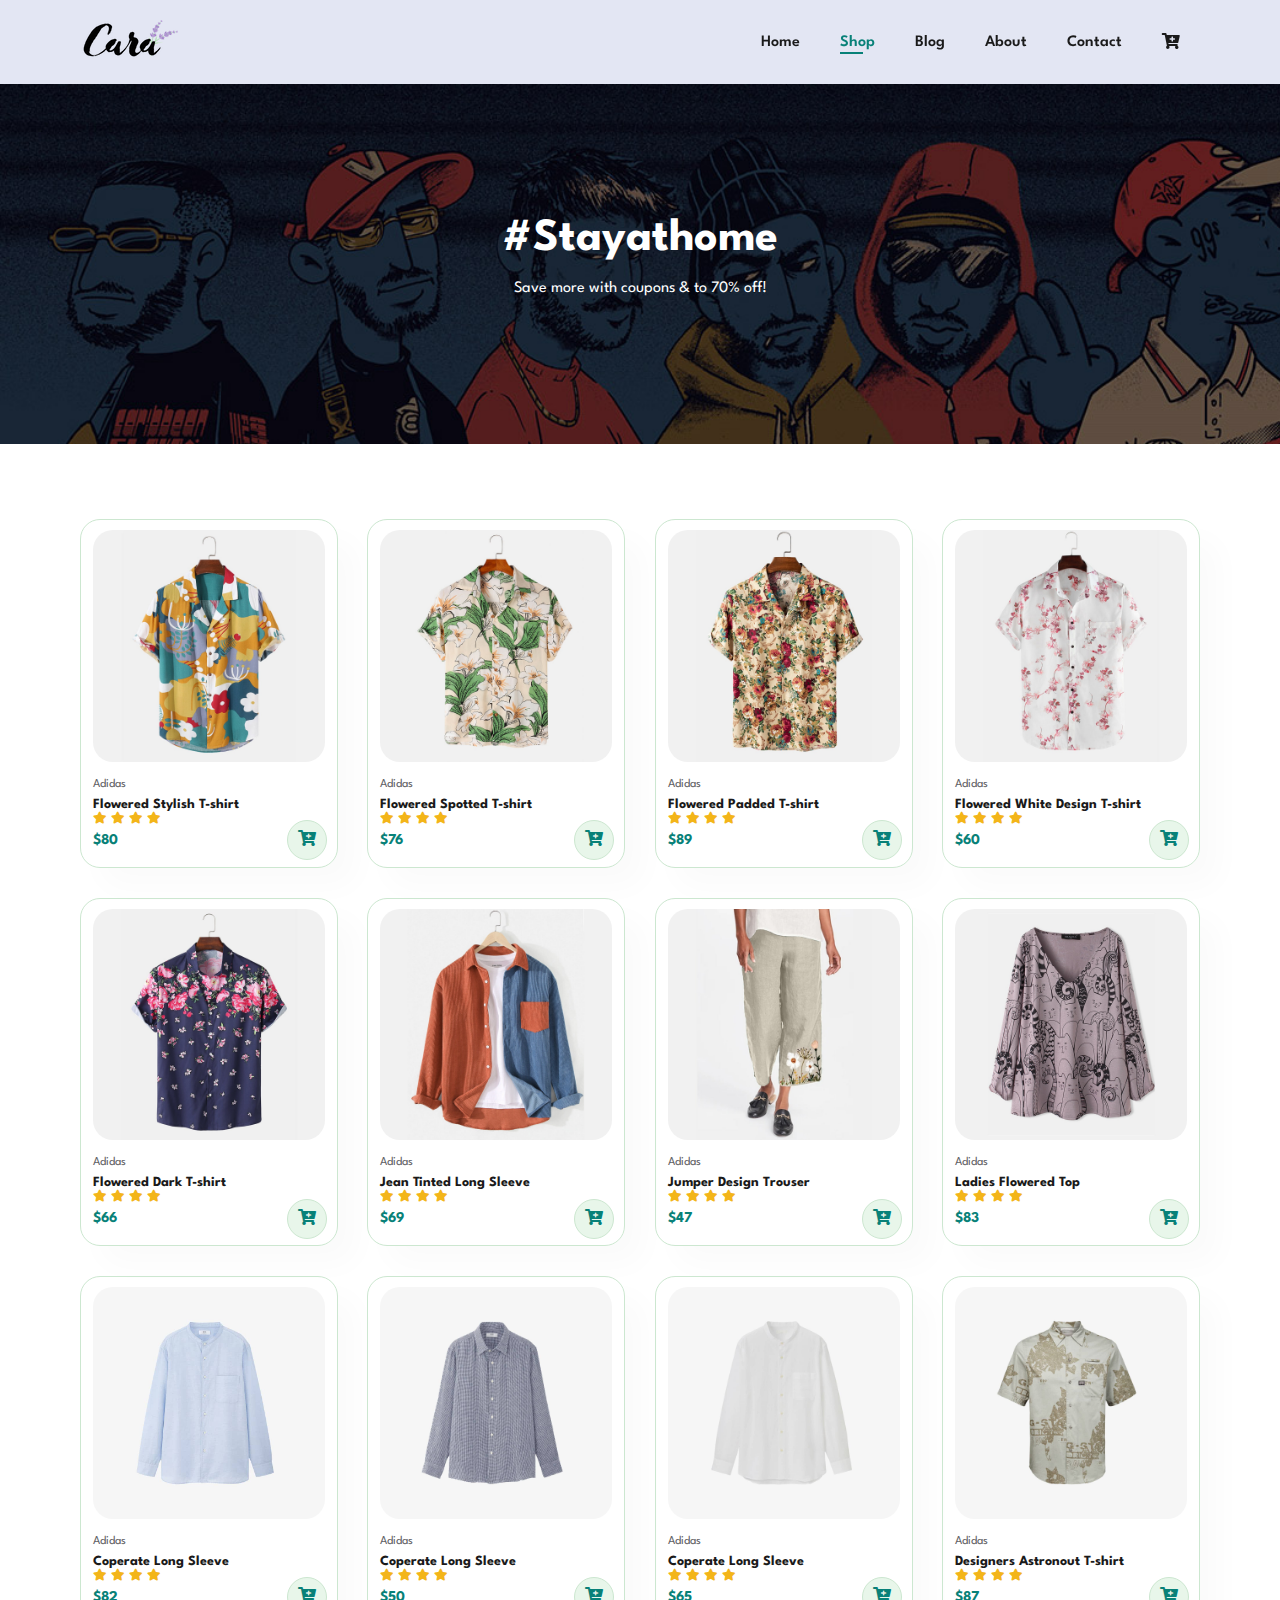
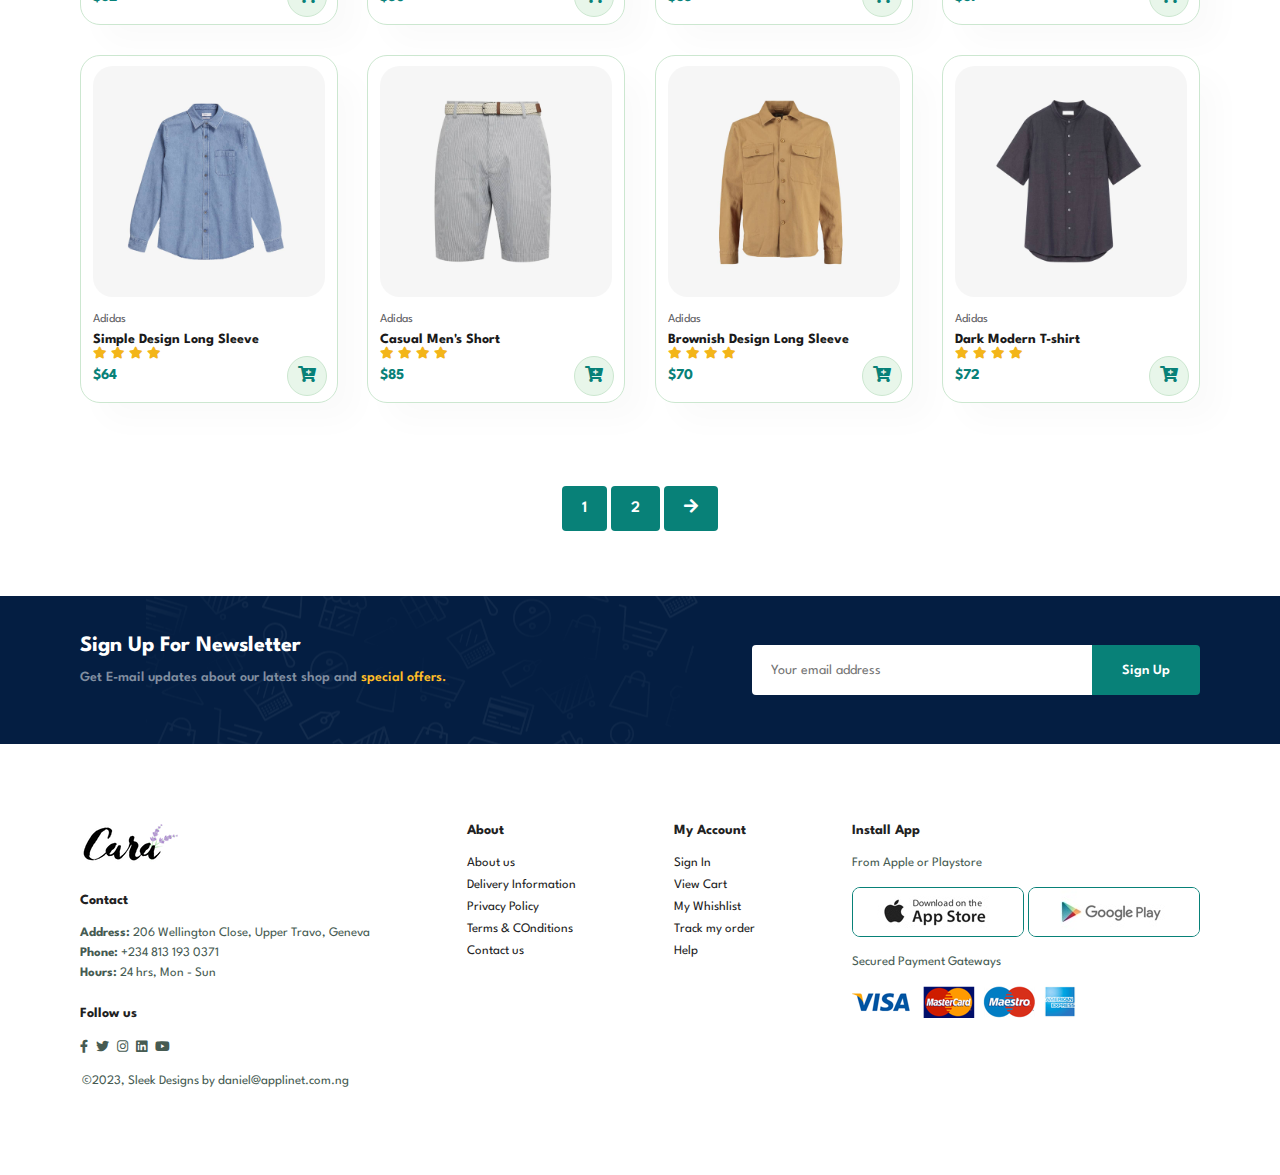
<file: shop.html>
<!DOCTYPE html>
<html lang="en">

    <head>
        <meta charset="UTF-8">
        <meta http-equiv="X-UA-Compatible" content="IE=edge">
        <meta name="viewport" content="width=device-width, initial-scale=1.0">
        <title>Flexy-Buy</title>
    <link href="https://cdnjs.cloudflare.com/ajax/libs/font-awesome/5.15.0/css/all.min.css" rel="stylesheet">
        <link rel="stylesheet" href="style.css">
    </head>

    <body>
        <section id="header">
            <a href="index.html">
                <img src="img/logo.png" alt="logo" class="logo" >
            </a>
            <div>
                <ul id="navbar" >
                    <li><a  href="index.html">Home</a></li>
                    <li><a class="active" href="shop.html">Shop</a></li>
                    <li><a href="blog.html">Blog</a></li>
                    <li><a href="about.html">About</a></li>
                    <li><a href="contact.html">Contact</a></li>
                    <li id="lg-bag"><a href="cart.html"><i class="fa fa-cart-plus"></i></a></li>
                    <a href="cart.html" id="close"><i class="fas fa-times"></i></a>
                </ul>
            </div>
            <div id="mobile">
            <a href="cart.html"><i class="fa fa-cart-plus"></i></a>
                <i id="bar" class="fas fa-outdent"></i>
            </div>
        </section>

        <section id="page-header">
       
            <h2>#Stayathome</h2>
            <p>Save more with coupons & <span class="hero-text">to 70% off!</span> </p>
          
        </section>
        
        <section class="section-p1" id="product1">
            
            <div class="pro-container"  onclick="window.location.href='sproduct.html';">
                <div class="pro">
                    <img src="img/products/f1.jpg" alt="pics" >
                    <div class="des">
                        <span>Adidas</span>
                        <h5>Flowered Stylish T-shirt</h5>
                        <div class="star">
                            <i class="fas fa-star"></i>
                            <i class="fas fa-star"></i>
                            <i class="fas fa-star"></i>
                            <i class="fas fa-star"></i>
                        </div>
                        <h4 id="price">$80</h4>
                    </div>
                    <a href="" class="cart"><i class="fa fa-cart-plus" ></i></a>
                </div>
                <div class="pro">
                    <img src="img/products/f2.jpg" alt="pics" >
                    <div class="des">
                        <span>Adidas</span>
                        <h5>Flowered Spotted T-shirt</h5>
                        <div class="star">
                            <i class="fas fa-star"></i>
                            <i class="fas fa-star"></i>
                            <i class="fas fa-star"></i>
                            <i class="fas fa-star"></i>
                        </div>
                        <h4 id="price">$76</h4>
                    </div>
                    <a href="" class="cart"><i class="fa fa-cart-plus" ></i></a>
                </div>
                <div class="pro">
                    <img src="img/products/f3.jpg" alt="pics" >
                    <div class="des">
                        <span>Adidas</span>
                        <h5>Flowered Padded T-shirt</h5>
                        <div class="star">
                            <i class="fas fa-star"></i>
                            <i class="fas fa-star"></i>
                            <i class="fas fa-star"></i>
                            <i class="fas fa-star"></i>
                        </div>
                        <h4 id="price">$89</h4>
                    </div>
                    <a href="" class="cart"><i class="fa fa-cart-plus" ></i></a>
                </div>
                <div class="pro">
                    <img src="img/products/f4.jpg" alt="pics" >
                    <div class="des">
                        <span>Adidas</span>
                        <h5>Flowered White Design T-shirt</h5>
                        <div class="star">
                            <i class="fas fa-star"></i>
                            <i class="fas fa-star"></i>
                            <i class="fas fa-star"></i>
                            <i class="fas fa-star"></i>
                        </div>
                        <h4 id="price">$60</h4>
                    </div>
                    <a href="" class="cart"><i class="fa fa-cart-plus" ></i></a>
                </div>
                <div class="pro">
                    <img src="img/products/f5.jpg" alt="pics" >
                    <div class="des">
                        <span>Adidas</span>
                        <h5>Flowered Dark T-shirt</h5>
                        <div class="star">
                            <i class="fas fa-star"></i>
                            <i class="fas fa-star"></i>
                            <i class="fas fa-star"></i>
                            <i class="fas fa-star"></i>
                        </div>
                        <h4 id="price">$66</h4>
                    </div>
                    <a href="" class="cart"><i class="fa fa-cart-plus" ></i></a>
                </div>
                <div class="pro">
                    <img src="img/products/f6.jpg" alt="pics" >
                    <div class="des">
                        <span>Adidas</span>
                        <h5>Jean Tinted Long Sleeve</h5>
                        <div class="star">
                            <i class="fas fa-star"></i>
                            <i class="fas fa-star"></i>
                            <i class="fas fa-star"></i>
                            <i class="fas fa-star"></i>
                        </div>
                        <h4 id="price">$69</h4>
                    </div>
                    <a href="" class="cart"><i class="fa fa-cart-plus" ></i></a>
                </div>
                <div class="pro">
                    <img src="img/products/f7.jpg" alt="pics" >
                    <div class="des">
                        <span>Adidas</span>
                        <h5>Jumper Design Trouser</h5>
                        <div class="star">
                            <i class="fas fa-star"></i>
                            <i class="fas fa-star"></i>
                            <i class="fas fa-star"></i>
                            <i class="fas fa-star"></i>
                        </div>
                        <h4 id="price">$47</h4>
                    </div>
                    <a href="" class="cart"><i class="fa fa-cart-plus" ></i></a>
                </div>
                <div class="pro">
                    <img src="img/products/f8.jpg" alt="pics" >
                    <div class="des">
                        <span>Adidas</span>
                        <h5>Ladies Flowered Top</h5>
                        <div class="star">
                            <i class="fas fa-star"></i>
                            <i class="fas fa-star"></i>
                            <i class="fas fa-star"></i>
                            <i class="fas fa-star"></i>
                        </div>
                        <h4 id="price">$83</h4>
                    </div>
                    <a href="" class="cart"><i class="fa fa-cart-plus" ></i></a>
                </div>
            
                <div class="pro">
                    <img src="img/products/n1.jpg" alt="pics" >
                    <div class="des">
                        <span>Adidas</span>
                        <h5>Coperate Long Sleeve</h5>
                        <div class="star">
                            <i class="fas fa-star"></i>
                            <i class="fas fa-star"></i>
                            <i class="fas fa-star"></i>
                            <i class="fas fa-star"></i>
                        </div>
                        <h4 id="price">$82</h4>
                    </div>
                    <a href="" class="cart"><i class="fa fa-cart-plus" ></i></a>
                </div>
                <div class="pro">
                    <img src="img/products/n2.jpg" alt="pics" >
                    <div class="des">
                        <span>Adidas</span>
                        <h5>Coperate Long Sleeve</h5>
                        <div class="star">
                            <i class="fas fa-star"></i>
                            <i class="fas fa-star"></i>
                            <i class="fas fa-star"></i>
                            <i class="fas fa-star"></i>
                        </div>
                        <h4 id="price">$50</h4>
                    </div>
                    <a href="" class="cart"><i class="fa fa-cart-plus" ></i></a>
                </div>
                <div class="pro">
                    <img src="img/products/n3.jpg" alt="pics" >
                    <div class="des">
                        <span>Adidas</span>
                        <h5>Coperate Long Sleeve</h5>
                        <div class="star">
                            <i class="fas fa-star"></i>
                            <i class="fas fa-star"></i>
                            <i class="fas fa-star"></i>
                            <i class="fas fa-star"></i>
                        </div>
                        <h4 id="price">$65</h4>
                    </div>
                    <a href="" class="cart"><i class="fa fa-cart-plus" ></i></a>
                </div>
                <div class="pro">
                    <img src="img/products/n4.jpg" alt="pics" >
                    <div class="des">
                        <span>Adidas</span>
                        <h5>Designers Astronout T-shirt</h5>
                        <div class="star">
                            <i class="fas fa-star"></i>
                            <i class="fas fa-star"></i>
                            <i class="fas fa-star"></i>
                            <i class="fas fa-star"></i>
                        </div>
                        <h4 id="price">$87</h4>
                    </div>
                    <a href="" class="cart"><i class="fa fa-cart-plus" ></i></a>
                </div>
                <div class="pro">
                    <img src="img/products/n5.jpg" alt="pics" >
                    <div class="des">
                        <span>Adidas</span>
                        <h5>Simple Design Long Sleeve</h5>
                        <div class="star">
                            <i class="fas fa-star"></i>
                            <i class="fas fa-star"></i>
                            <i class="fas fa-star"></i>
                            <i class="fas fa-star"></i>
                        </div>
                        <h4 id="price">$64</h4>
                    </div>
                    <a href="" class="cart"><i class="fa fa-cart-plus" ></i></a>
                </div>
                <div class="pro">
                    <img src="img/products/n6.jpg" alt="pics" >
                    <div class="des">
                        <span>Adidas</span>
                        <h5>Casual Men's Short</h5>
                        <div class="star">
                            <i class="fas fa-star"></i>
                            <i class="fas fa-star"></i>
                            <i class="fas fa-star"></i>
                            <i class="fas fa-star"></i>
                        </div>
                        <h4 id="price">$85</h4>
                    </div>
                    <a href="" class="cart"><i class="fa fa-cart-plus" ></i></a>
                </div>
                <div class="pro">
                    <img src="img/products/n7.jpg" alt="pics" >
                    <div class="des">
                        <span>Adidas</span>
                        <h5>Brownish Design Long Sleeve</h5>
                        <div class="star">
                            <i class="fas fa-star"></i>
                            <i class="fas fa-star"></i>
                            <i class="fas fa-star"></i>
                            <i class="fas fa-star"></i>
                        </div>
                        <h4 id="price">$70</h4>
                    </div>
                    <a href="" class="cart"><i class="fa fa-cart-plus" ></i></a>
                </div>
                <div class="pro">
                    <img src="img/products/n8.jpg" alt="pics" >
                    <div class="des">
                        <span>Adidas</span>
                        <h5>Dark Modern T-shirt</h5>
                        <div class="star">
                            <i class="fas fa-star"></i>
                            <i class="fas fa-star"></i>
                            <i class="fas fa-star"></i>
                            <i class="fas fa-star"></i>
                        </div>
                        <h4 id="price">$72</h4>
                    </div>
                    <a href="" class="cart"><i class="fa fa-cart-plus" ></i></a>
                </div>
            </div>
        </section>
      
        <section id="pagination" class="section-p1">
                <a href="#">1</a>
                <a href="#">2</a>
                <a href="#"><i class="fa fa-arrow-right"></i></a>
        </section>

        <section id="newsletter" class="section-p1 section-m1">
            <div class="newstext">
                <h4>Sign Up For Newsletter</h4>
                <p>Get E-mail updates about our latest shop and <span>special offers.</span></p>
            </div>
            <div class="newsform">
                <input type="text" placeholder="Your email address">
                <button class="normal">Sign Up</button>
            </div>
        </section>

        <footer class="section-p1" id="contact">
            <div class="col">
                <img class="logo" src="img/logo.png" alt="pic">
                <h4>Contact</h4>
                <p><strong>Address:</strong> 206 Wellington Close, Upper Travo, Geneva</p>
                <p><strong>Phone:</strong> +234 813 193 0371</p>
                <p><strong>Hours:</strong> 24 hrs, Mon - Sun</p>
                <div class="follow">
                    <h4>Follow us</h4>
                    <div class="icons">
                        <a href="#"><i class="fab fa-facebook-f"></i></a>
                        <a href="#"><i class="fab fa-twitter"></i></a>
                        <a href="#"><i class="fab fa-instagram"></i></a>
                        <a href="#"><i class="fab fa-linkedin"></i></a>
                        <a href="#"><i class="fab fa-youtube"></i></a>
                    </div>
                </div>
                
                    <p class="copyright">&copy;2023, Sleek Designs by daniel@applinet.com.ng</p>
                
            </div>
            <div class="col">
                <h4>About</h4>
                <a href="about.html">About us</a>
                <a href="#">Delivery Information</a>
                <a href="#">Privacy Policy</a>
                <a href="#">Terms & COnditions</a>
                <a href="contact.html">Contact us</a>
            </div>
            
            <div class="col">
                <h4>My Account</h4>
                <a href="#">Sign In</a>
                <a href="#">View Cart</a>
                <a href="#">My Whishlist</a>
                <a href="#">Track my order</a>
                <a href="#">Help</a>
            </div>
            <div class="col install">
                <h4>Install App</h4>
                <p>From Apple or Playstore</p>
                <div class="row"> 
                    <a href="https://playstore.com"><img id="pics"src="img/pay/app.jpg"  alt="pix"></a>
                    <a href="https://applestore.com"><img id="pics"src="img/pay/play.jpg" alt="pix" ></a>
                </div>
                <p>Secured Payment Gateways</p>
                <img id="pics"src="img/pay/pay.png"  alt="pix" >
               
            </div>
            
            
        </footer>
       
        <script src="script.js"></script>
    </body>

</html>
</file>
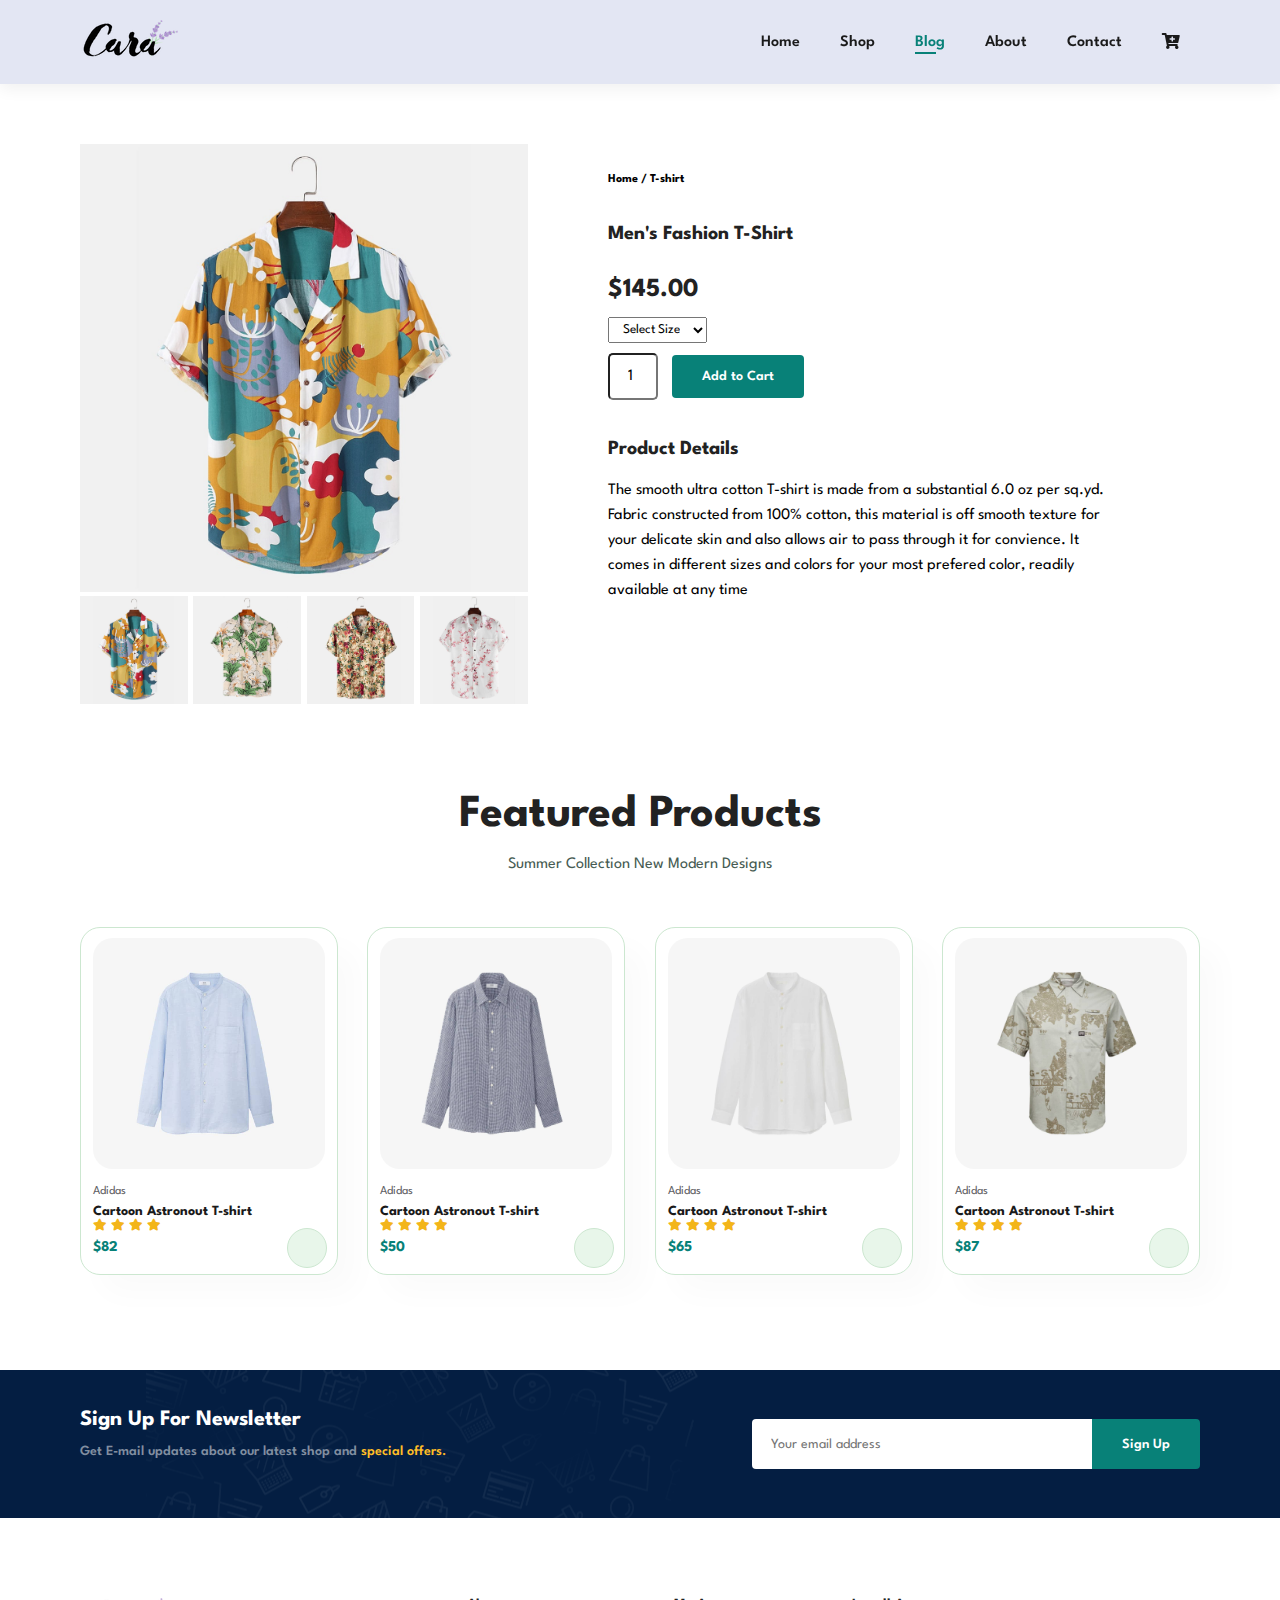
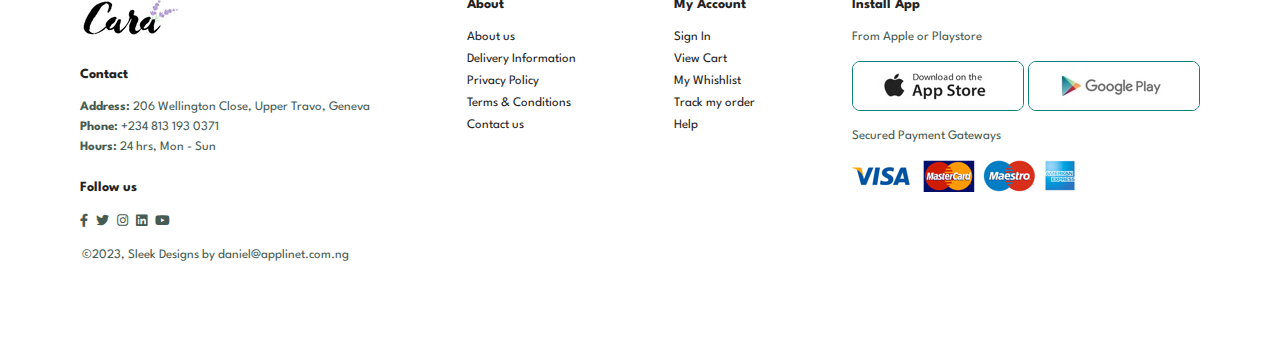
<file: sproduct.html>
<!DOCTYPE html>
<html lang="en">

<head>
    <meta charset="UTF-8">
    <meta http-equiv="X-UA-Compatible" content="IE=edge">
    <meta name="viewport" content="width=device-width, initial-scale=1.0">
    <title>Flexy-Buy</title>
    <link href="https://cdnjs.cloudflare.com/ajax/libs/font-awesome/5.15.0/css/all.min.css" rel="stylesheet">
    <link rel="stylesheet" href="style.css">
</head>

<body>
    <section id="header">
        <a href="index.html">
            <img src="img/logo.png" alt="logo" class="logo">
        </a>
        <div>
            <ul id="navbar">
                <li><a href="index.html">Home</a></li>
                <li><a href="shop.html">Shop</a></li>
                <li><a class="active" href="sproduct.html">Blog</a></li>
                <li><a href="#">About</a></li>
                <li><a href="#">Contact</a></li>
                <li id="lg-bag"><a href="cart.html"><i class="fa fa-cart-plus"></i></a></li>
                <a href="cart.html" id="close"><i class="fas fa-times"></i></a>
            </ul>
        </div>
        <div id="mobile">
            <a href="cart.html"><i class="fa fa-cart-plus"></i></a>
            <i id="bar" class="fas fa-outdent"></i>
        </div>
    </section>

    <section id="pro-details" class="section-p1">
        <div class="single-pro-image">
            <img src="./img/products/f1.jpg" width="100%" id="MainImg" alt="prod-image">
            <div class="small-img-group">
                <div class="small-img-col">
                    <img src="./img/products/f1.jpg" width="100%" class="small-img" alt="prod-image">
                </div>
                <div class="small-img-col">
                    <img src="./img/products/f2.jpg" width="100%" class="small-img" alt="prod-image">
                </div>
                <div class="small-img-col">
                    <img src="./img/products/f3.jpg" width="100%" class="small-img" alt="prod-image">
                </div>
                <div class="small-img-col">
                    <img src="./img/products/f4.jpg" width="100%" class="small-img" alt="prod-image">
                </div>
            </div>
        </div>
        <div class="single-pro-details">
            <h6>Home / T-shirt</h6>
            <h4>Men's Fashion T-Shirt</h4>
            <h2>$145.00</h2>
            <select>
                <option>Select Size</option>
                <option>XXL</option>
                <option>XL</option>
                <option>Large</option>
                <option>Small</option>
            </select>
            <input type="number" value="1">
            <button class="normal"><a href="cart.html">Add to Cart</a></button>
            <h4>Product Details</h4>
            <span>
                The smooth ultra cotton T-shirt is made from a substantial 6.0 oz per sq.yd.
                Fabric constructed from 100% cotton, this material is off smooth texture for your
                delicate skin and also allows air to pass through it for convience. It comes in different
                sizes and colors for your most prefered color, readily available at any time
            </span>
        </div>
    </section>
    <section class="section-p1" id="product1">
        <h2>Featured Products</h2>
        <p>Summer Collection New Modern Designs</p>
        <div class="pro-container">
            <div class="pro">
                <img src="img/products/n1.jpg" alt="pics">
                <div class="des">
                    <span>Adidas</span>
                    <h5>Cartoon Astronout T-shirt</h5>
                    <div class="star">
                        <i class="fas fa-star"></i>
                        <i class="fas fa-star"></i>
                        <i class="fas fa-star"></i>
                        <i class="fas fa-star"></i>
                    </div>
                    <h4 id="price">$82</h4>
                </div>
                <a href="" class="cart"><i class="fa-solid fa-cart-shopping"></i></a>
            </div>
            <div class="pro">
                <img src="img/products/n2.jpg" alt="pics">
                <div class="des">
                    <span>Adidas</span>
                    <h5>Cartoon Astronout T-shirt</h5>
                    <div class="star">
                        <i class="fas fa-star"></i>
                        <i class="fas fa-star"></i>
                        <i class="fas fa-star"></i>
                        <i class="fas fa-star"></i>
                    </div>
                    <h4 id="price">$50</h4>
                </div>
                <a href="" class="cart"><i class="fa-solid fa-cart-shopping"></i></a>
            </div>
            <div class="pro">
                <img src="img/products/n3.jpg" alt="pics">
                <div class="des">
                    <span>Adidas</span>
                    <h5>Cartoon Astronout T-shirt</h5>
                    <div class="star">
                        <i class="fas fa-star"></i>
                        <i class="fas fa-star"></i>
                        <i class="fas fa-star"></i>
                        <i class="fas fa-star"></i>
                    </div>
                    <h4 id="price">$65</h4>
                </div>
                <a href="" class="cart"><i class="fa-solid fa-cart-shopping"></i></a>
            </div>
            <div class="pro">
                <img src="img/products/n4.jpg" alt="pics">
                <div class="des">
                    <span>Adidas</span>
                    <h5>Cartoon Astronout T-shirt</h5>
                    <div class="star">
                        <i class="fas fa-star"></i>
                        <i class="fas fa-star"></i>
                        <i class="fas fa-star"></i>
                        <i class="fas fa-star"></i>
                    </div>
                    <h4 id="price">$87</h4>
                </div>
                <a href="" class="cart"><i class="fa-solid fa-cart-shopping"></i></a>
            </div>
        </div>
    </section>


    <section id="newsletter" class="section-p1 section-m1">
        <div class="newstext">
            <h4>Sign Up For Newsletter</h4>
            <p>Get E-mail updates about our latest shop and <span>special offers.</span></p>
        </div>
        <div class="newsform">
            <input type="text" placeholder="Your email address">
            <button class="normal">Sign Up</button>
        </div>
    </section>

    <footer class="section-p1" id="contact">
        <div class="col">
            <img class="logo" src="img/logo.png" alt="pic">
            <h4>Contact</h4>
            <p><strong>Address:</strong> 206 Wellington Close, Upper Travo, Geneva</p>
            <p><strong>Phone:</strong> +234 813 193 0371</p>
            <p><strong>Hours:</strong> 24 hrs, Mon - Sun</p>
            <div class="follow">
                <h4>Follow us</h4>
                <div class="icons">
                    <a href="#"><i class="fab fa-facebook-f"></i></a>
                    <a href="#"><i class="fab fa-twitter"></i></a>
                    <a href="#"><i class="fab fa-instagram"></i></a>
                    <a href="#"><i class="fab fa-linkedin"></i></a>
                    <a href="#"><i class="fab fa-youtube"></i></a>
                </div>
            </div>

            <p class="copyright">&copy;2023, Sleek Designs by daniel@applinet.com.ng</p>

        </div>
        <div class="col">
            <h4>About</h4>
            <a href="about.html">About us</a>
            <a href="#">Delivery Information</a>
            <a href="#">Privacy Policy</a>
            <a href="#">Terms & Conditions</a>
            <a href="contact.html">Contact us</a>
        </div>

        <div class="col">
            <h4>My Account</h4>
            <a href="#">Sign In</a>
            <a href="#">View Cart</a>
            <a href="#">My Whishlist</a>
            <a href="#">Track my order</a>
            <a href="#">Help</a>
        </div>
        <div class="col install">
            <h4>Install App</h4>
            <p>From Apple or Playstore</p>
            <div class="row">
                <a href="https://playstore.com"><img id="pics"src="img/pay/app.jpg"  alt="pix"></a>
                    <a href="https://applestore.com"><img id="pics"src="img/pay/play.jpg" alt="pix" ></a>
            </div>
            <p>Secured Payment Gateways</p>
            <img id="pics" src="img/pay/pay.png" alt="pix">

        </div>


    </footer>

    <script>
        var mainImg = document.getElementById("MainImg");
        var smallImage = document.getElementsByClassName("small-img");

        smallImage[0].onclick = function () {
            mainImg.src = smallImage[0].src;
        }
        smallImage[1].onclick = function () {
            mainImg.src = smallImage[1].src;
        }
        smallImage[2].onclick = function () {
            mainImg.src = smallImage[2].src;
        }
        smallImage[3].onclick = function () {
            mainImg.src = smallImage[3].src;
        }
    </script>

    <script src="script.js"></script>
</body>

</html>
</file>
<file: style.css>
@import url("https://fonts.googleapis.com/css2?family=Spartan:wght@100;200;300;400;500;600;700;800;900&display=swap");
* {
  margin: 0;
  padding: 0;
  box-sizing: border-box;
  font-family: "Spartan", sans-serif;
}

html {
  scroll-behavior: smooth;
}

/* Global Styles */

h1 {
  font-size: 50px;
  line-height: 64px;
  color: #222;
}

h2 {
  font-size: 46px;
  line-height: 54px;
  color: #222;
}

h4 {
  font-size: 20px;
  color: #222;
}

h6 {
  font-weight: 700;
  font-size: 12px;
}

p {
  font-size: 16px;
  color: #465b52;
  margin: 15px 0 20px 0;
}

.section-p1 {
  padding: 40px 80px;
}

.section-m1 {
  margin: 40px 0;
}
button.normal {
  font-size: 14px;
  font-weight: 600;
  padding: 15px 30px;
  color: #000;
  background-color: #fff;
  border-radius: 4px;
  border: none;
  outline: none;
  transition: 0.2s;
  cursor: pointer;
}

body {
  width: 100%;
}
#header {
  display: flex;
  justify-content: space-between;
  align-items: center;
  padding: 20px 80px;
  background-color: #e3e6f3;
  box-shadow: 0 5px 15px rgba(0,0,0, 0.06);
  z-index: 999;
  position: sticky;
  top: 0;
  left: 0;
}
#navbar {
display: flex;
align-items: center;
justify-content: center;
} 
#navbar.active {
  right: 0px;
}
#navbar li {
  list-style: none;
  padding: 0 20px;
  position: relative;
}
#navbar li a{
  text-decoration: none;
  font-size: 16px;
  font-weight: 600;
  color: #1a1a1a;
  transition: 0.3s ease;
}
#navbar li a:hover,
#navbar li a.active{
  color: #088178;
}
#navbar li a.active::after,
#navbar li a:hover::after{
content: "";
width: 30%;
height: 2px;
background-color: #088178;
position: absolute;
bottom: -4px;
left: 20px;
}
#mobile{
  display: none;
  align-items: center;
}
#close {
  display: none;
}
#hero {
  background-image: url("./img/hero4.png");
  height: 90vh;
  width: 100%;
  background-size: cover;
  background-position: top 25% right 0;
  padding: 0 80px;
  display: flex;
  flex-direction: column;
  align-items: flex-start;
  justify-content: center;
}
#hero h4 {
  padding-bottom: 15px;
}
#hero h1 {
  color: #088178;
}
#hero button {
  background-image: url("./img/button.png");
  background-color: transparent;
  color: #088178;
  border: 0;
  padding: 14px 80px 14px 65px;
  cursor: pointer;
  background-repeat: no-repeat;
  font-size: 15px;
  font-weight: 700;
}
#feature {
  display: flex;
  align-items: center;
  justify-content: space-between;
  flex-wrap: wrap;
}
#feature .fe-box{
  width: 180px;
  padding: 25px 15px;
  text-align: center;
  box-shadow: 20px 20px 35px rgba(0, 0, 0, 0.03);
  border: 1px solid #cce7d0;
  border-radius: 4px;
  margin: 15px 0;
}
#feature .fe-box:hover{
  box-shadow: 10px 10px 55px rgba(70, 62, 221, 0.1);
}
#feature .fe-box h6{
padding: 9px 8px 6px 8px;
line-height: 1;
border-radius: 4px;
background-color: #fddde4;
color: #088178;
display: inline-block;
}
#feature .fe-box img {
  width: 100%;
  margin-bottom: 10px;
}
#feature .fe-box:nth-child(2) h6{
  background-color: #cdebbc;
}
#feature .fe-box:nth-child(3) h6{
  background-color: #d1e8f2;
}
#feature .fe-box:nth-child(4) h6{
  background-color: #cdd4f8;
}
#feature .fe-box:nth-child(5) h6{
  background-color: #f6dbf6;
}
#feature .fe-box:nth-child(6) h6{
  background-color: #fff2e5;
}
#product1 .pro-container {
  display: flex;
  justify-content: space-between;
  padding-top: 20px;
  flex-wrap: wrap;
}
#product1{
  text-align: center;
}
#product1 .pro{
  width: 23%;
  min-width: 250px;
  padding: 10px 12px;
  border: 1px solid #cce7d0;
  border-radius: 20px;
  cursor: pointer;
  box-shadow: 20px 20px 30px rgba(0, 0, 0, 0.02);
  margin: 15px 0;
  transition: 0.02s ease;
  position: relative;
}
#product1 .pro .des{
  padding: 10px 0;
  text-align: start;
}
#product1 .pro .des span{
  color: #606063;
  font-size: 12px;
}
#product1 .pro .des h5{
  color: #1a1a1a;
  padding-top: 7px;
  font-size: 14px;
}
#product1 .pro .des i{
  font-size: 12px;
  color: rgb(243, 181, 25);
}
#product1 .pro .des h4{
  font-size: 15px;
  padding-top: 7px;
  font-weight: 700;
  color: #088178;
}
#product1 .pro .cart{
  width: 40px;
  height: 40px;
  line-height: 40px;
  border-radius: 50px;
  background-color: #e8f6ea;
  font-weight: 500;
  color: #088178;
  border: 1px solid #cce7d0;
  bottom: 20px;
  top: 300px;
  right: 10px;
  position: absolute;
}
#product1 .pro:hover{
  box-shadow: 20px 20px 30px rgba(0, 0, 0, 0.06);
}
#product1 .pro img{
  width: 100%;
  border-radius: 20px;
}
#banner {
  display: flex;
  align-items: center;
  justify-content: center;
  text-align: center;
  flex-direction: column;
  background-image: url("img/banner/b2.jpg");
  width: 100%;
  height: 40vh;
  background-size: cover;
  background-position: center;
}
#banner h4{
  color: #fff;
  font-size: 16px;
}
#banner h2{
  color: #fff;
  font-size: 30px;
  padding: 10px 0;
}
#banner h2 span{
  color: #ef3636;

}
#banner button:hover{
  background-color: #088178;
  color: #fff;
}

#sm-banner {
  display: flex;
  justify-content: space-between;
  flex-wrap: wrap;
}
#sm-banner .banner-box {
  display: flex;
  align-items: flex-start;
  justify-content: center;
  flex-direction: column;
  background-image: url("img/banner/b17.jpg");
  min-width: 540px;
  height: 50vh;
  background-size: cover;
  background-position: center;
  padding: 30px;
}
#sm-banner .banner-box2{
  background-image: url("img/banner/b10.jpg");
}
#sm-banner h4 {
  font-size: 20px;
  color: #fff;
  font-weight: 300;
}
#sm-banner h2 {
  font-size: 28px;
  color: #fff;
  font-weight: 800;
}
#sm-banner span {
  font-size: 14px;
  color: #fff;
  font-weight: 500;
  padding-bottom: 15px;
}
#sm-banner button.white {
  font-size: 13px;
  font-weight: 600;
  padding: 11px 18px;
  color: #fff;
  background-color: transparent;
  border: 1px solid white;
  outline: none;
  transition: 0.2s;
  cursor: pointer;
}
#sm-banner .banner-box:hover button {
background: #088178;
border: #088178;
}
#banner3 {
  display: flex;
  justify-content: space-between;
  flex-wrap: wrap;
  padding: 0 80px;
}
#banner3 .banner-box {
  display: flex;
  align-items: flex-start;
  justify-content: center;
  flex-direction: column;
  background-image: url("img/banner/b7.jpg");
  min-width: 30%;
  height: 30vh;
  background-size: cover;
  background-position: center;
  padding: 20px;
  margin-bottom: 20px;
}
#banner3 .banner-box2 {
  background-image: url("img/banner/b4.jpg");
}
#banner3 .banner-box3 {
  background-image: url("img/banner/b18.jpg");
}
#banner3 h2{
  font-size: 22px;
  color: #fff;
  font-weight: 900;
}
#banner3 h3{
  font-size: 15px;
  color: #ec544e;
  font-weight: 800;
}
#newsletter{
  display: flex;
  justify-content: space-between;
  flex-wrap: wrap;
  align-items: center;
  background-image: url("img/banner/b14.png");
  background-repeat: no-repeat;
  background-position: 20% 30%;
  background-color: #041e42;
}
#newsletter .newsform {
  display: flex;
  width: 40%;
}
#newsletter h4{
  font-size: 22px;
  font-weight: 700;
  color: #fff;
}
#newsletter p{
  font-size: 14px;
  font-weight: 600;
  color: #818ea0;
}
#newsletter p span{
  color: #ffbd27;
}
#newsletter input{
  height: 3.125rem;
  padding: 0 1.25em;
  font-size: 14px;
  border: 1px solid transparent;
  width: 100%;
  border-radius: 4px;
  outline: none;
  border-top-right-radius: 0;
  border-bottom-right-radius: 0;
}
#newsletter button {
  color: #fff;
  background-color: #088178;
  white-space: nowrap;
  border-top-left-radius: 0;
  border-bottom-left-radius: 0;
}
footer {
  display: flex;
  justify-content: space-between;
  flex-wrap: nowrap;
}
footer .col{
  display: flex;
  flex-direction: column;
  align-items: flex-start;
  margin-bottom: 20px;
}
footer .logo{
  margin-bottom: 30px;
}
footer h4{
  margin-bottom: 20px;
  font-size: 14px;
}
footer p{
  font-size: 13px;
  margin: 0 0 8px 0;
}
footer a{
  margin-bottom: 10px;
  text-decoration: none;
  font-size: 13px;
  color: #222;

}
footer .follow{
  margin-top: 20px;
}
footer .follow i {
  padding-right: 4px;
  cursor: pointer;
  color: #465b52;
}
footer .install .row img{
  border: 1px solid #088178;
  border-radius: 8px;
}
footer .install img {
  margin: 10px 0 15px 0;
}
footer .follow i:hover,
footer a:hover{
  color: #088178;
}
footer .copyright{
  width: 100%;
  text-align: center;
  padding: 20px 10px;
  margin-left: -10px;
}
#page-header {
  background-image: url("img/banner/b1.jpg");
  width: 100%;
  height: 40vh;
  background-size: cover;
  display: flex;
  flex-direction: column;
  justify-content: center;
  align-items: center ;
  padding: 14px;
}
#page-header h2,
#page-header p {
  color: #fff;
}
#pagination {
 text-align: center;
}
#pagination a {
  text-decoration: none;
  padding: 15px 20px;
  border-radius: 4px;
  background-color: #088178;
  color: #fff;
  font-weight: 600;
}
#pagination a i{
font-weight: 600;
font-size: 16px;
}
#pro-details {
  display: flex;
  margin-top: 20px;
}
#pro-details .single-pro-details {
  width: 50%;
  padding: 30px;
}
#pro-details .single-pro-details h4 {
  padding: 40px 0 20px 0;
}
#pro-details .single-pro-details h2 {
  font-size: 26px;
}
#pro-details .single-pro-details select {
  padding: 5px 10px;
  margin-bottom: 10px;
  display: block ;
  outline: none;
}
#pro-details .single-pro-details input {
  width: 50px;
  height: 47px;
  padding-left: 18px;
  font-size: 16px;
  margin-right: 10px;
  border-radius: 5px;
}
#pro-details .single-pro-details span {
  line-height: 25px;
}
#pro-details .single-pro-details input:focus {
  outline: none;
}
#pro-details .single-pro-details button {
  background-color: #088178;
  color: #fff;
}
#pro-details .single-pro-image {
 width: 40%;
 margin-right: 50px;
}
.small-img-group {
  display: flex;
  justify-content: space-between;
}
.small-img-col {
  flex-basis: 24%;
  cursor: pointer;
}
#page-header.blog-header {
  background-image: url("./img/banner/b19.jpg");
}
#blog {
  padding: 150px 150px 0 150px ;
}
#blog .blog-box {
  display: flex;
  align-items: center;
  width: 100%;
  position: relative;
  padding-bottom: 90px;
}
#blog .blog-img {
width: 50%;
margin-right: 40px;
}
#blog img{
  height: 300px;
  width: 100%;
  object-fit: cover;
}
#blog .blog-details {
  width: 50%;
}
#blog .blog-details a {
  text-decoration: none;
  font-size: 11px;
  font-weight: 900;
  color: #000;
  position: relative;
  transition: 0.3s;
}
#blog .blog-details a::after {
  content: "";
  width: 50px;
  height: 1px;
  background-color: #000;
  top: 4px;
  right: -60px;
  position: absolute;
}
#blog .blog-details a:hover {
 color: #088178;
}
#blog .blog-details a:hover::after {
  background-color: #088178;
 }
 #blog .blog-box h1 {
  color: #c9cbce;
  position: absolute;
  top: -40px;
  left: 0;
  font-size: 70px;
  font-weight: 700;
  z-index: -9;
 }
#page-header.about-header {
  background-image: url("img/about/banner.png");
}
#about-header img{
  width: 50%;
  height: auto;
}
#about-header {
  display: flex;
  align-items: center;
}
#about-header div{
  padding-left: 40px;
}
#about-app {
  text-align: center;
}
#about-app .video {
  width: 70%;
  height: 100%;
  margin: 30px auto 0 auto;
}
#about-app .video video {
  width: 100%;
  height: 100%;
  border-radius: 20px;
}
#contact-details {
  display: flex;
  align-items: center;
  justify-content: space-between;
}
#contact-details .details {
  width: 40%;
}
#contact-details .details span,
#form-details form span {
  font-size: 12px;
}
#contact-details .details h2,
#form-details form h2 {
  line-height: 35px;
  font-size: 26px;
  padding: 20px 0;
}
#contact-details .details h3 {
  line-height: 16px;
  padding-bottom: 15px ;
}
#contact-details .details li {
 display: flex;
  padding: 10px 0;
  list-style: none;
}
#contact-details .details li i {
font-size: 14px;
margin-right: 22px;
}
#contact-details .details li p{
  font-size: 14px;
  margin: 0;
}
#contact-details .map {
  width: 55%;
  height: 400px;
}
#contact-details .map iframe {
  width: 100%;
  height: 100%;
}
#form-details {
  display: flex;
  justify-content: space-between;
  margin: 30px;
  padding: 80px;
  border: 1px solid #e1e1e1;
}
#form-details form {
  width: 65%;
  display: flex;
  flex-direction: column;
  align-items: flex-start;
}
#form-details form input,
#form-details form textarea {
  width: 100%;
  padding: 12px 15px;
  outline: none;
  border: 1px solid #e1e1e1;
  margin-bottom: 20px;
}
#form-details form button {
  background-color: #088178;
  color: #fff;
}
#form-details .people div {
  padding-bottom: 25px;
  display: flex;
  align-items: flex-start;
}
#form-details .people div img {
  width: 65px;
  height: 65px;
  object-fit: cover;
  margin-right: 15px;
} 
#form-details .people div p{
  font-size: 13px;
  margin: 0;
  line-height: 25px;
}
#form-details .people div p span {
  font-size: 16px;
  font-weight: 600;
  color: #000;
}
/* Cart */
#cart {
  overflow: auto;
}
#cart table {
  width: 100%;
  border-collapse: collapse;
  table-layout: fixed;
  white-space: nowrap;
}
#cart table img {
  width: 70%;
}
#cart table td:nth-child(1){
  width: 100px;
  text-align: center;
}
#cart table td:nth-child(2){
  width: 150px;
  text-align: center;
}
#cart table td:nth-child(3){
  width: 250px;
  text-align: center;
}
#cart table td:nth-child(4),
#cart table td:nth-child(5),
#cart table td:nth-child(6){
  width: 150px;
  text-align: center;
}
#cart table td:nth-child(5) input{
  width: 70px;
  padding: 10px 5px 10px 15px;
  outline: none;
}
#cart table thead {
  border-left: none;
  border-right: none;
  border: 1px solid #e2e9e1;
}
#cart table thead td {
  font-weight: 700;
  font-size: 13px;
  text-transform: uppercase;
  padding: 18px 0;
}
#cart table tbody tr td {
  padding-top: 15px;
}
#cart table tbody td {
  font-size: 13px;
} 
#cart-add {
  display: flex;
  flex-wrap: wrap;
  justify-content: space-between;
}
#coupon {
  width: 50%;
  margin-bottom: 30px;
}
#coupon h3,
#subtotal h3{
  padding-bottom: 15px;
}
#coupon input {
  width: 60%;
  padding: 10px 20px;
  margin-right: 10px;
  outline: none;
  border: 1px solid #e2e9e1;
}
#coupon button,
#subtotal button {
  background-color: #088178;
  color: #fff;
  padding: 10px 20px;
}
#subtotal {
  width: 50%;
  margin-bottom: 30px;
  padding: 30px;
  border: 1px solid #e2e9e1;
}
#subtotal table{
  border-collapse: collapse;
  width: 100%;
  margin-bottom: 20px;
}
#subtotal table td{
  width: 50%;
  padding: 10px;
  border: 1px solid #e2e9e1;
  font-size: 13px;
}
#pro-details .single-pro-details button a{
text-decoration: none;
color: #fff;
}


@media (max-width:799px) {
  .section-p1 {
    padding: 40px;
  }
#navbar {
display: flex;
justify-content: flex-start;
align-items: flex-start;
flex-direction: column;
position: fixed;
top: 0;
right: -300px;
height: 100vh;
width: 300px;
background-color: #e3e6f3;
box-shadow: 0 40px 60px rgba(0, 0, 0, 0.1);
padding: 80px 0 0 10px;
transition: 0.3s;
}  
#navbar li{
  margin-bottom: 25px;
}
#mobile{
  display: flex;
  align-items: center;
}
#mobile i{
  color: #1a1a1a;
  font-size: 24px;
  padding-left: 20px;
}
#close {
  display: initial;
position: absolute;
top: 30px;
left: 30px;
color: #222;
font-size: 24px;
}
#lg-bag{
  display: none;
}
#hero {
  height: 70vh;
  padding: 0 80px;
background-position: top 30% right 30%;
}
#feature {
  justify-content: center;
}
#feature .fe-box{
  margin: 15px;
}
#product1 .pro-container {
  justify-content: center;
}
#product1 .pro {
  margin: 15px;
}
#banner {
  height: 20vh;
}
#sm-banner .banner-box {
  min-width: 100%;
  height: 30vh;
}
#banner3 {
  padding: 0 40px;
}
#banner3 .banner-box {
  width: 28%;
}
#newsletter .newsform {
  width: 70%;
}
#form-details {
  padding: 0px 21px 0px 81px;
  font-weight: 700;
}
#form-details form{
width: 50%;
}
#newsletter {
  display: flex;
  align-items: center;
  background-image: url("img/banner/b14.png");
  background-color: #041e42;
  width: 90%;
  padding: -1px 0px 0px 29px;
  margin: -15px 0px -3px 20px;
}
#contact-details {
  display: flex;
  align-items: center;
  justify-content: space-between;
  width: 89%;
  margin: -28px 0px 0px 74px;
}
#header {
  display: flex;
  justify-content: space-between;
  align-items: center;
  padding: 20px 113px;
  background-color: #e3e6f3;
  box-shadow: 0 5px 15px rgba(0,0,0, 0.06);
  z-index: 999;
  position: sticky;
  top: 0;
  left: 0;
}
}
@media (max-width:477px) {
  .section-p1 {
    padding: 20px;
  }
  .hero-text{
    color: red;
  }
  #header {
    padding: 10px 30px;
  }
  h1 {
    font-size: 38px;
  }
  h2 {
    font-size: 32px;
  }
  #hero {
    background-position: 55%;
    padding: 0 20px;
  }
  
  #feature .fe-box {
    width: 155px;
    margin: 0 0 15px 0;
  }
  #product1 .pro {
    width: 100%;
  }
  #product1 .pro .cart {
    margin-top: 56px;
  }
  
  #banner {
    height: 40vh;
  }
  #sm-banner .banner-box {
    height: 40vh;
}

#sm-banner .banner-box2 {
  margin-top: 20px;
}
#banner3 {
  padding: 0 20px;
}
#banner3 .banner-box {
  width: 100%;
}
#newsletter {
  padding: 40px 20px;
}
#newsletter .newsform {
  width: 100%;
}
footer .section-p1{
  display: flex;
  flex-direction:row;
  justify-content: center;
  align-items: center;
}
footer .install{
  margin: 220px -130px;
  display: flex;
  flex-direction: column;
  padding: 0 8px;
  
}
footer .install img {
  width: 84px;
  height: 25px;
  margin: 1px 33px;
  padding: 0px 10px;
  width: 25vw;
  margin-left: 23px;
}
footer .install h4{
margin-left: 25px;
}
footer .install p{
  margin-left: 2px;
}
footer .install .row{
  margin: -2px -6px ;
}
footer p{
  font-size: 11px;
}
/* Single product */
#pro-details {
  display: flex;
  flex-direction: column;
}
#pro-details .single-pro-image{
  width: 100%;
  margin-right: 0;
}
#pro-details .single-pro-details{
  width: 100%;
}
/* Blog post */
#blog {
  padding: 100px 20px 0 20px ;
}
#blog .blog-box {
  display: flex;
  flex-direction: column;
  align-items: flex-start;
}
#blog .blog-img {
  width: 100%;
  margin-right: 0;
  margin-bottom: 30px;
}
#blog .blog-details {
  width: 100%;
}
/* about header */
#about-header {
 flex-direction: column;
}
#feature {
  justify-content: space-around;
  width: 446px;
  padding: 2px 59px;
  margin-left: -30px;
}

#about-header img {
  width: 100%;
  margin-bottom: 20px;
}
#about-header div {
  padding-left: 0px;
}
#about-app {
  text-align: center;
  font-size: -8px;
  margin-left: 41px;
}
#about-app .video {
  width: 100%;
}
/* contact details */
#contact-details {
  flex-direction: column;
  margin-left: 4px;
  width: 100%;
}
#contact-details .details{
  width: 100%;
  margin-top: 10px;
  margin-bottom: 30px;
  margin-left: -113px
}
#contact-details .map{
  width: 100%;
}
#form-details {
  margin: 10px;
  padding: 1px 0px 0 31px;
  flex-wrap: wrap;
}
#form-details form {
  width: 100%;
  margin-bottom: 23px;
}
/* cart page */
#cart-add {
  flex-direction: column;
}
#coupon {
  width: 100%;
}
#subtotal {
  width: 100%;
  padding: 20px;
}
#pagination {
  padding: 0px 0px 33px 0;
}
}
</file>
